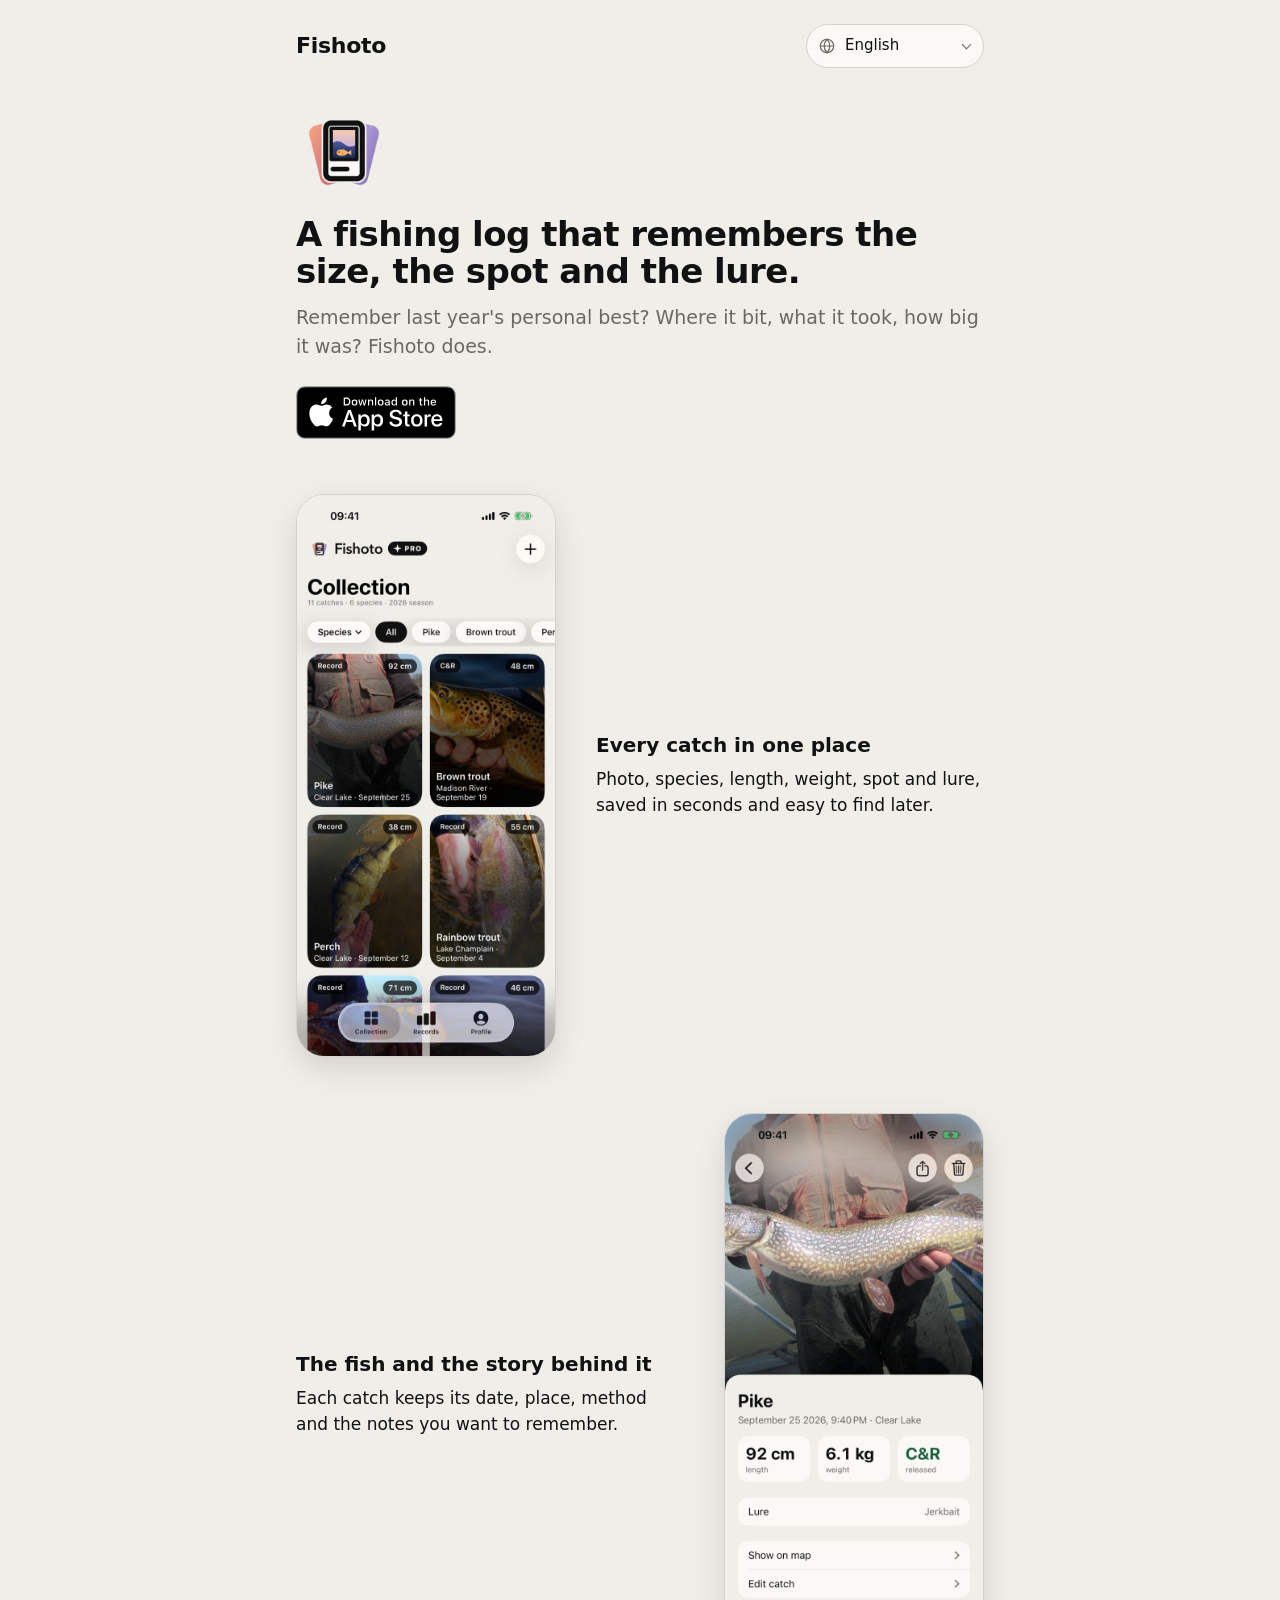
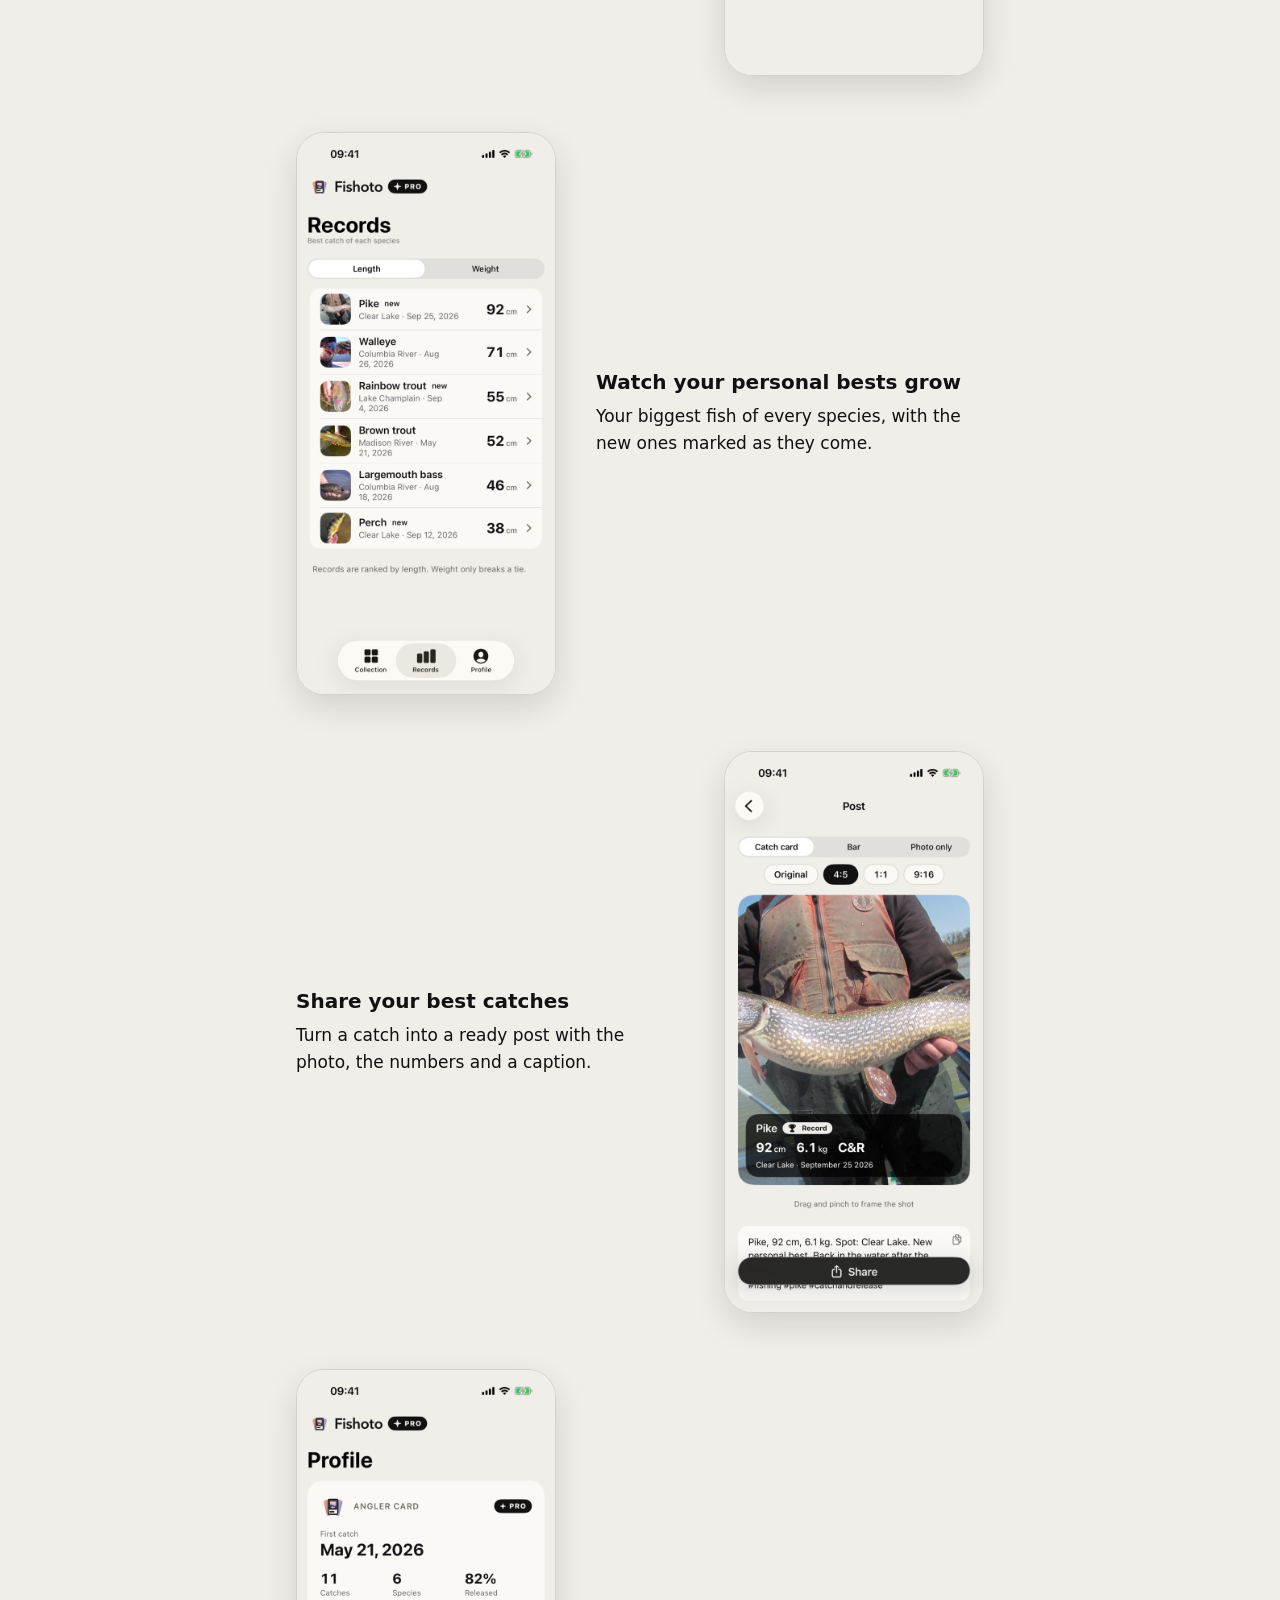
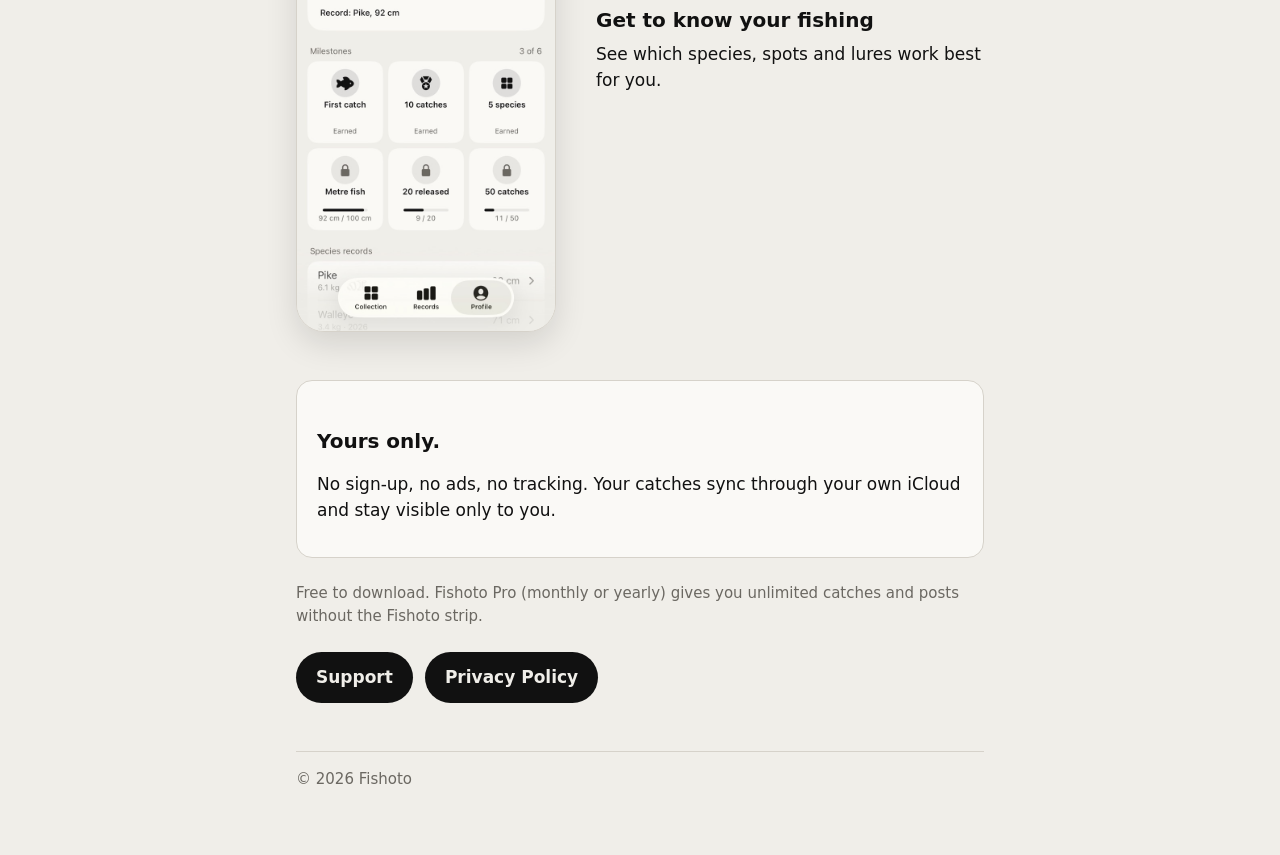
<file: index.html>
<!doctype html>
<html lang="en" data-title-en="Fishoto" data-title-pl="Fishoto" data-title-de="Fishoto" data-title-sv="Fishoto" data-title-nb="Fishoto" data-title-da="Fishoto" data-title-fi="Fishoto" data-title-ru="Fishoto">
<head>
<meta charset="utf-8">
<meta name="viewport" content="width=device-width, initial-scale=1">
<title>Fishoto</title>
<link rel="icon" href="img/icon-light.png">
<meta name="description" content="Fishoto is a fishing log for iPhone that remembers the size, the spot and the lure.">
<link rel="stylesheet" href="style.css">
<script src="lang.js"></script>
</head>
<body>
<main>
  <header class="top">
    <a class="brand" href="./">Fishoto</a>
    <label class="lang" hidden>
      <svg aria-hidden="true" viewBox="0 0 24 24" width="18" height="18" fill="none" stroke="currentColor" stroke-width="1.6"><circle cx="12" cy="12" r="9"/><path d="M3 12h18M12 3c2.5 2.7 3.8 5.7 3.8 9s-1.3 6.3-3.8 9c-2.5-2.7-3.8-5.7-3.8-9s1.3-6.3 3.8-9z"/></svg>
      <select aria-label="Language"></select>
    </label>
  </header>

  <article data-lang="en">
    <section class="hero">
      <picture>
        <source srcset="img/icon-dark.png" media="(prefers-color-scheme: dark)">
        <img class="icon" src="img/icon-light.png" width="96" height="96" alt="">
      </picture>
      <h1>A fishing log that remembers the size, the spot and the lure.</h1>
      <p class="lead">Remember last year's personal best? Where it bit, what it took, how big it was? Fishoto does.</p>
      <a class="badge" href="https://apps.apple.com/app/id6816922399">
        <picture>
          <source srcset="img/badge/en-white.svg" media="(prefers-color-scheme: dark)">
          <img src="img/badge/en-black.svg" width="160" height="53" alt="Download on the App Store">
        </picture>
      </a>
    </section>

    <div class="features" aria-label="Screens">
      <section class="feature">
        <img src="img/en/collection.jpg" width="640" height="1391" loading="lazy" alt="">
        <div>
          <h2>Every catch in one place</h2>
          <p>Photo, species, length, weight, spot and lure, saved in seconds and easy to find later.</p>
        </div>
      </section>
      <section class="feature">
        <img src="img/en/detail.jpg" width="640" height="1391" loading="lazy" alt="">
        <div>
          <h2>The fish and the story behind it</h2>
          <p>Each catch keeps its date, place, method and the notes you want to remember.</p>
        </div>
      </section>
      <section class="feature">
        <img src="img/en/records.jpg" width="640" height="1391" loading="lazy" alt="">
        <div>
          <h2>Watch your personal bests grow</h2>
          <p>Your biggest fish of every species, with the new ones marked as they come.</p>
        </div>
      </section>
      <section class="feature">
        <img src="img/en/post.jpg" width="640" height="1391" loading="lazy" alt="">
        <div>
          <h2>Share your best catches</h2>
          <p>Turn a catch into a ready post with the photo, the numbers and a caption.</p>
        </div>
      </section>
      <section class="feature">
        <img src="img/en/profile.jpg" width="640" height="1391" loading="lazy" alt="">
        <div>
          <h2>Get to know your fishing</h2>
          <p>See which species, spots and lures work best for you.</p>
        </div>
      </section>
    </div>

    <section class="card">
      <h2>Yours only.</h2>
      <p>No sign-up, no ads, no tracking. Your catches sync through your own iCloud and stay visible only to you.</p>
    </section>

    <p class="muted">Free to download. Fishoto Pro (monthly or yearly) gives you unlimited catches and posts without the Fishoto strip.</p>

    <nav class="links" aria-label="Pages">
      <a href="support/">Support</a>
      <a href="privacy/">Privacy Policy</a>
    </nav>

    <footer>© 2026 Fishoto</footer>
  </article>

  <article data-lang="pl" lang="pl">
    <section class="hero">
      <picture>
        <source srcset="img/icon-dark.png" media="(prefers-color-scheme: dark)">
        <img class="icon" src="img/icon-light.png" width="96" height="96" alt="">
      </picture>
      <h1>Dziennik wędkarza, który pamięta rozmiar, łowisko i przynętę.</h1>
      <p class="lead">Pamiętasz swój rekord z zeszłego roku? Gdzie padł, na co wziął, ile miał? Fishoto pamięta.</p>
      <a class="badge" href="https://apps.apple.com/app/id6816922399">
        <picture>
          <source srcset="img/badge/pl-white.svg" media="(prefers-color-scheme: dark)">
          <img src="img/badge/pl-black.svg" width="160" height="53" alt="Pobierz z App Store">
        </picture>
      </a>
    </section>

    <div class="features" aria-label="Ekrany">
      <section class="feature">
        <img src="img/pl/collection.jpg" width="640" height="1391" loading="lazy" alt="">
        <div>
          <h2>Wszystkie połowy w jednym miejscu</h2>
          <p>Zdjęcie, gatunek, długość, waga, łowisko i przynęta, zapisane w kilka sekund i łatwe do odnalezienia.</p>
        </div>
      </section>
      <section class="feature">
        <img src="img/pl/detail.jpg" width="640" height="1391" loading="lazy" alt="">
        <div>
          <h2>Ryba i historia, która za nią stoi</h2>
          <p>Każdy połów zachowuje datę, miejsce, metodę i notatki, które chcesz zapamiętać.</p>
        </div>
      </section>
      <section class="feature">
        <img src="img/pl/records.jpg" width="640" height="1391" loading="lazy" alt="">
        <div>
          <h2>Patrz, jak rosną Twoje rekordy</h2>
          <p>Największa ryba z każdego gatunku, a nowe rekordy są oznaczone, gdy tylko padną.</p>
        </div>
      </section>
      <section class="feature">
        <img src="img/pl/post.jpg" width="640" height="1391" loading="lazy" alt="">
        <div>
          <h2>Pochwal się najlepszymi rybami</h2>
          <p>Zamień połów w gotowy post ze zdjęciem, wymiarami i opisem.</p>
        </div>
      </section>
      <section class="feature">
        <img src="img/pl/profile.jpg" width="640" height="1391" loading="lazy" alt="">
        <div>
          <h2>Poznaj swoje wędkowanie</h2>
          <p>Zobacz, które gatunki, łowiska i przynęty sprawdzają się u Ciebie najlepiej.</p>
        </div>
      </section>
    </div>

    <section class="card">
      <h2>Tylko Twoje.</h2>
      <p>Bez zakładania konta, bez reklam i bez śledzenia. Połowy synchronizują się przez Twoje iCloud i widzisz je tylko Ty.</p>
    </section>

    <p class="muted">Pobranie jest darmowe. Fishoto Pro (miesięczne lub roczne) daje nielimitowane połowy i posty bez paska Fishoto.</p>

    <nav class="links" aria-label="Strony">
      <a href="support/">Pomoc</a>
      <a href="privacy/">Polityka prywatności</a>
    </nav>

    <footer>© 2026 Fishoto</footer>
  </article>

  <article data-lang="de" lang="de">
    <section class="hero">
      <picture>
        <source srcset="img/icon-dark.png" media="(prefers-color-scheme: dark)">
        <img class="icon" src="img/icon-light.png" width="96" height="96" alt="">
      </picture>
      <h1>Ein Fangbuch, das sich Größe, Angelplatz und Köder merkt.</h1>
      <p class="lead">Weißt du noch, wie groß dein bester Fang im letzten Jahr war? Wo er gebissen hat und auf welchen Köder? Fishoto weiß es.</p>
      <a class="badge" href="https://apps.apple.com/app/id6816922399">
        <picture>
          <source srcset="img/badge/de-white.svg" media="(prefers-color-scheme: dark)">
          <img src="img/badge/de-black.svg" width="160" height="53" alt="Laden im App Store">
        </picture>
      </a>
    </section>

    <div class="features" aria-label="Bildschirme">
      <section class="feature">
        <img src="img/de/collection.jpg" width="640" height="1391" loading="lazy" alt="">
        <div>
          <h2>Alle Fänge an einem Ort</h2>
          <p>Foto, Fischart, Länge, Gewicht, Angelplatz und Köder, in Sekunden gespeichert und später leicht zu finden.</p>
        </div>
      </section>
      <section class="feature">
        <img src="img/de/detail.jpg" width="640" height="1391" loading="lazy" alt="">
        <div>
          <h2>Der Fisch und seine Geschichte</h2>
          <p>Jeder Fang behält Datum, Ort, Methode und die Notizen, an die du dich erinnern willst.</p>
        </div>
      </section>
      <section class="feature">
        <img src="img/de/records.jpg" width="640" height="1391" loading="lazy" alt="">
        <div>
          <h2>Sieh deine Rekorde wachsen</h2>
          <p>Dein größter Fisch jeder Art, neue Rekorde werden direkt markiert.</p>
        </div>
      </section>
      <section class="feature">
        <img src="img/de/post.jpg" width="640" height="1391" loading="lazy" alt="">
        <div>
          <h2>Zeig deine besten Fänge</h2>
          <p>Mach aus einem Fang einen fertigen Post mit Foto, Maßen und Text.</p>
        </div>
      </section>
      <section class="feature">
        <img src="img/de/profile.jpg" width="640" height="1391" loading="lazy" alt="">
        <div>
          <h2>Lerne dein Angeln kennen</h2>
          <p>Sieh, welche Fischarten, Angelplätze und Köder bei dir am besten funktionieren.</p>
        </div>
      </section>
    </div>

    <section class="card">
      <h2>Nur deins.</h2>
      <p>Keine Anmeldung, keine Werbung, kein Tracking. Deine Fänge werden über dein eigenes iCloud synchronisiert und sind nur für dich sichtbar.</p>
    </section>

    <p class="muted">Der Download ist kostenlos. Fishoto Pro (monatlich oder jährlich) bietet unbegrenzt viele Fänge und Posts ohne Fishoto-Leiste.</p>

    <nav class="links" aria-label="Seiten">
      <a href="support/">Support</a>
      <a href="privacy/">Datenschutz&shy;erklärung</a>
    </nav>

    <footer>© 2026 Fishoto</footer>
  </article>

  <article data-lang="sv" lang="sv">
    <section class="hero">
      <picture>
        <source srcset="img/icon-dark.png" media="(prefers-color-scheme: dark)">
        <img class="icon" src="img/icon-light.png" width="96" height="96" alt="">
      </picture>
      <h1>En fiskedagbok som minns storleken, platsen och betet.</h1>
      <p class="lead">Minns du förra årets personbästa? Var den nappade, vad den tog, hur stor den var? Fishoto gör det.</p>
      <a class="badge" href="https://apps.apple.com/app/id6816922399">
        <picture>
          <source srcset="img/badge/sv-white.svg" media="(prefers-color-scheme: dark)">
          <img src="img/badge/sv-black.svg" width="160" height="53" alt="Hämta i App Store">
        </picture>
      </a>
    </section>

    <div class="features" aria-label="Skärmar">
      <section class="feature">
        <img src="img/sv/collection.jpg" width="640" height="1391" loading="lazy" alt="">
        <div>
          <h2>Alla fångster på ett ställe</h2>
          <p>Foto, art, längd, vikt, plats och bete, sparat på några sekunder och lätt att hitta senare.</p>
        </div>
      </section>
      <section class="feature">
        <img src="img/sv/detail.jpg" width="640" height="1391" loading="lazy" alt="">
        <div>
          <h2>Fisken och historien bakom</h2>
          <p>Varje fångst behåller datum, plats, metod och de anteckningar du vill minnas.</p>
        </div>
      </section>
      <section class="feature">
        <img src="img/sv/records.jpg" width="640" height="1391" loading="lazy" alt="">
        <div>
          <h2>Se dina rekord växa</h2>
          <p>Din största fisk av varje art, och nya rekord markeras direkt.</p>
        </div>
      </section>
      <section class="feature">
        <img src="img/sv/post.jpg" width="640" height="1391" loading="lazy" alt="">
        <div>
          <h2>Visa upp dina bästa fångster</h2>
          <p>Gör om en fångst till ett färdigt inlägg med foto, mått och bildtext.</p>
        </div>
      </section>
      <section class="feature">
        <img src="img/sv/profile.jpg" width="640" height="1391" loading="lazy" alt="">
        <div>
          <h2>Lär känna ditt fiske</h2>
          <p>Se vilka arter, platser och beten som fungerar bäst för dig.</p>
        </div>
      </section>
    </div>

    <section class="card">
      <h2>Bara ditt.</h2>
      <p>Inget konto, ingen reklam, ingen spårning. Dina fångster synkas via ditt eget iCloud och syns bara för dig.</p>
    </section>

    <p class="muted">Gratis att ladda ned. Fishoto Pro (månadsvis eller årsvis) ger dig obegränsat antal fångster och inlägg utan Fishoto-listen.</p>

    <nav class="links" aria-label="Sidor">
      <a href="support/">Support</a>
      <a href="privacy/">Integritets&shy;policy</a>
    </nav>

    <footer>© 2026 Fishoto</footer>
  </article>

  <article data-lang="nb" lang="nb">
    <section class="hero">
      <picture>
        <source srcset="img/icon-dark.png" media="(prefers-color-scheme: dark)">
        <img class="icon" src="img/icon-light.png" width="96" height="96" alt="">
      </picture>
      <h1>En fangstdagbok som husker størrelsen, plassen og agnet.</h1>
      <p class="lead">Husker du fjorårets personlige rekord? Hvor den tok, hva den tok på, hvor stor den var? Fishoto gjør det.</p>
      <a class="badge" href="https://apps.apple.com/app/id6816922399">
        <picture>
          <source srcset="img/badge/nb-white.svg" media="(prefers-color-scheme: dark)">
          <img src="img/badge/nb-black.svg" width="160" height="53" alt="Last ned fra App Store">
        </picture>
      </a>
    </section>

    <div class="features" aria-label="Skjermer">
      <section class="feature">
        <img src="img/nb/collection.jpg" width="640" height="1391" loading="lazy" alt="">
        <div>
          <h2>Alle fangster på ett sted</h2>
          <p>Bilde, art, lengde, vekt, fiskeplass og agn, lagret på sekunder og lett å finne igjen.</p>
        </div>
      </section>
      <section class="feature">
        <img src="img/nb/detail.jpg" width="640" height="1391" loading="lazy" alt="">
        <div>
          <h2>Fisken og historien bak</h2>
          <p>Hver fangst tar vare på dato, sted, metode og notatene du vil huske.</p>
        </div>
      </section>
      <section class="feature">
        <img src="img/nb/records.jpg" width="640" height="1391" loading="lazy" alt="">
        <div>
          <h2>Se rekordene dine vokse</h2>
          <p>Den største fisken din av hver art, og nye rekorder merkes med en gang.</p>
        </div>
      </section>
      <section class="feature">
        <img src="img/nb/post.jpg" width="640" height="1391" loading="lazy" alt="">
        <div>
          <h2>Vis frem de beste fangstene</h2>
          <p>Gjør en fangst om til et ferdig innlegg med bilde, mål og tekst.</p>
        </div>
      </section>
      <section class="feature">
        <img src="img/nb/profile.jpg" width="640" height="1391" loading="lazy" alt="">
        <div>
          <h2>Bli kjent med fisket ditt</h2>
          <p>Se hvilke arter, fiskeplasser og agn som fungerer best for deg.</p>
        </div>
      </section>
    </div>

    <section class="card">
      <h2>Bare ditt.</h2>
      <p>Ingen registrering, ingen reklame, ingen sporing. Fangstene dine synkroniseres via din egen iCloud og er bare synlige for deg.</p>
    </section>

    <p class="muted">Gratis å laste ned. Fishoto Pro (månedlig eller årlig) gir deg ubegrensede fangster og innlegg uten Fishoto-stripen.</p>

    <nav class="links" aria-label="Sider">
      <a href="support/">Kundestøtte</a>
      <a href="privacy/">Personvern&shy;erklæring</a>
    </nav>

    <footer>© 2026 Fishoto</footer>
  </article>

  <article data-lang="da" lang="da">
    <section class="hero">
      <picture>
        <source srcset="img/icon-dark.png" media="(prefers-color-scheme: dark)">
        <img class="icon" src="img/icon-light.png" width="96" height="96" alt="">
      </picture>
      <h1>En fangstdagbog, der husker størrelsen, stedet og agnen.</h1>
      <p class="lead">Kan du huske din rekord fra sidste år? Hvor den tog, hvad den tog, og hvor stor den var? Det kan Fishoto.</p>
      <a class="badge" href="https://apps.apple.com/app/id6816922399">
        <picture>
          <source srcset="img/badge/da-white.svg" media="(prefers-color-scheme: dark)">
          <img src="img/badge/da-black.svg" width="160" height="53" alt="Hent i App Store">
        </picture>
      </a>
    </section>

    <div class="features" aria-label="Skærme">
      <section class="feature">
        <img src="img/da/collection.jpg" width="640" height="1391" loading="lazy" alt="">
        <div>
          <h2>Alle fangster ét sted</h2>
          <p>Foto, art, længde, vægt, fiskeplads og agn, gemt på få sekunder og nemme at finde igen.</p>
        </div>
      </section>
      <section class="feature">
        <img src="img/da/detail.jpg" width="640" height="1391" loading="lazy" alt="">
        <div>
          <h2>Fisken og historien bag</h2>
          <p>Hver fangst gemmer dato, sted, metode og de noter, du vil huske.</p>
        </div>
      </section>
      <section class="feature">
        <img src="img/da/records.jpg" width="640" height="1391" loading="lazy" alt="">
        <div>
          <h2>Se dine rekorder vokse</h2>
          <p>Din største fisk af hver art, og nye rekorder bliver markeret med det samme.</p>
        </div>
      </section>
      <section class="feature">
        <img src="img/da/post.jpg" width="640" height="1391" loading="lazy" alt="">
        <div>
          <h2>Vis dine bedste fangster</h2>
          <p>Gør en fangst til et færdigt opslag med foto, mål og tekst.</p>
        </div>
      </section>
      <section class="feature">
        <img src="img/da/profile.jpg" width="640" height="1391" loading="lazy" alt="">
        <div>
          <h2>Lær dit fiskeri at kende</h2>
          <p>Se, hvilke arter, fiskepladser og agn der virker bedst for dig.</p>
        </div>
      </section>
    </div>

    <section class="card">
      <h2>Kun dine.</h2>
      <p>Ingen tilmelding, ingen reklamer, ingen sporing. Dine fangster synkroniseres via din egen iCloud og er kun synlige for dig.</p>
    </section>

    <p class="muted">Gratis at hente. Fishoto Pro (månedligt eller årligt) giver ubegrænsede fangster og opslag uden Fishoto-bjælken.</p>

    <nav class="links" aria-label="Sider">
      <a href="support/">Support</a>
      <a href="privacy/">Privatlivs&shy;politik</a>
    </nav>

    <footer>© 2026 Fishoto</footer>
  </article>

  <article data-lang="fi" lang="fi">
    <section class="hero">
      <picture>
        <source srcset="img/icon-dark.png" media="(prefers-color-scheme: dark)">
        <img class="icon" src="img/icon-light.png" width="96" height="96" alt="">
      </picture>
      <h1>Kalastus&shy;päiväkirja, joka muistaa koon, paikan ja vieheen.</h1>
      <p class="lead">Muistatko viime vuoden oman ennätyksesi? Missä se nappasi, mihin vieheeseen ja kuinka iso se oli? Fishoto muistaa.</p>
      <a class="badge" href="https://apps.apple.com/app/id6816922399">
        <picture>
          <source srcset="img/badge/fi-white.svg" media="(prefers-color-scheme: dark)">
          <img src="img/badge/fi-black.svg" width="160" height="53" alt="Lataa App Storesta">
        </picture>
      </a>
    </section>

    <div class="features" aria-label="Näkymät">
      <section class="feature">
        <img src="img/fi/collection.jpg" width="640" height="1391" loading="lazy" alt="">
        <div>
          <h2>Kaikki saaliit yhdessä paikassa</h2>
          <p>Kuva, laji, pituus, paino, kalapaikka ja viehe tallennettuna sekunneissa ja helposti löydettävissä myöhemmin.</p>
        </div>
      </section>
      <section class="feature">
        <img src="img/fi/detail.jpg" width="640" height="1391" loading="lazy" alt="">
        <div>
          <h2>Kala ja sen tarina</h2>
          <p>Jokainen saalis säilyttää päivämäärän, paikan, kalastustavan ja muistiinpanot, jotka haluat muistaa.</p>
        </div>
      </section>
      <section class="feature">
        <img src="img/fi/records.jpg" width="640" height="1391" loading="lazy" alt="">
        <div>
          <h2>Katso ennätystesi kasvavan</h2>
          <p>Jokaisen lajin suurin kalasi, ja uudet ennätykset merkitään heti.</p>
        </div>
      </section>
      <section class="feature">
        <img src="img/fi/post.jpg" width="640" height="1391" loading="lazy" alt="">
        <div>
          <h2>Näytä parhaat saaliisi</h2>
          <p>Tee saaliista valmis julkaisu, jossa on kuva, mitat ja teksti.</p>
        </div>
      </section>
      <section class="feature">
        <img src="img/fi/profile.jpg" width="640" height="1391" loading="lazy" alt="">
        <div>
          <h2>Opi tuntemaan kalastuksesi</h2>
          <p>Näe, mitkä lajit, kalapaikat ja vieheet toimivat sinulle parhaiten.</p>
        </div>
      </section>
    </div>

    <section class="card">
      <h2>Vain sinun.</h2>
      <p>Ei rekisteröitymistä, ei mainoksia eikä seurantaa. Saaliisi synkronoidaan oman iCloudisi kautta ja näkyvät vain sinulle.</p>
    </section>

    <p class="muted">Lataaminen on ilmaista. Fishoto Pro (kuukausi- tai vuositilaus) antaa rajattomasti saaliita ja julkaisuja ilman Fishoto-palkkia.</p>

    <nav class="links" aria-label="Sivut">
      <a href="support/">Tuki</a>
      <a href="privacy/">Tietosuoja&shy;käytäntö</a>
    </nav>

    <footer>© 2026 Fishoto</footer>
  </article>

  <article data-lang="ru" lang="ru">
    <section class="hero">
      <picture>
        <source srcset="img/icon-dark.png" media="(prefers-color-scheme: dark)">
        <img class="icon" src="img/icon-light.png" width="96" height="96" alt="">
      </picture>
      <h1>Дневник рыбака, который помнит размер, место и приманку.</h1>
      <p class="lead">Помнишь свой рекорд прошлого года? Где клюнула, на что взяла, какого была размера? Fishoto помнит.</p>
      <a class="badge" href="https://apps.apple.com/app/id6816922399">
        <picture>
          <source srcset="img/badge/ru-white.svg" media="(prefers-color-scheme: dark)">
          <img src="img/badge/ru-black.svg" width="160" height="53" alt="Загрузите в App Store">
        </picture>
      </a>
    </section>

    <div class="features" aria-label="Экраны">
      <section class="feature">
        <img src="img/ru/collection.jpg" width="640" height="1391" loading="lazy" alt="">
        <div>
          <h2>Все уловы в одном месте</h2>
          <p>Фото, вид, длина, вес, место и приманка — сохраняются за секунды, и их легко найти потом.</p>
        </div>
      </section>
      <section class="feature">
        <img src="img/ru/detail.jpg" width="640" height="1391" loading="lazy" alt="">
        <div>
          <h2>Рыба и её история</h2>
          <p>У каждого улова остаются дата, место, способ ловли и заметки, которые хочется помнить.</p>
        </div>
      </section>
      <section class="feature">
        <img src="img/ru/records.jpg" width="640" height="1391" loading="lazy" alt="">
        <div>
          <h2>Смотри, как растут рекорды</h2>
          <p>Самая большая рыба каждого вида, а новые рекорды отмечаются сразу.</p>
        </div>
      </section>
      <section class="feature">
        <img src="img/ru/post.jpg" width="640" height="1391" loading="lazy" alt="">
        <div>
          <h2>Покажи лучшие уловы</h2>
          <p>Преврати улов в готовый пост с фото, размерами и подписью.</p>
        </div>
      </section>
      <section class="feature">
        <img src="img/ru/profile.jpg" width="640" height="1391" loading="lazy" alt="">
        <div>
          <h2>Узнай свою рыбалку лучше</h2>
          <p>Смотри, какие виды, места и приманки работают у тебя лучше всего.</p>
        </div>
      </section>
    </div>

    <section class="card">
      <h2>Только твоё.</h2>
      <p>Без регистрации, без рекламы и без отслеживания. Уловы синхронизируются через твой iCloud и видны только тебе.</p>
    </section>

    <p class="muted">Скачать можно бесплатно. Fishoto Pro (на месяц или на год) даёт безлимитные уловы и посты без полосы Fishoto.</p>

    <nav class="links" aria-label="Страницы">
      <a href="support/">Поддержка</a>
      <a href="privacy/">Политика конфиден&shy;циальности</a>
    </nav>

    <footer>© 2026 Fishoto</footer>
  </article>
</main>
</body>
</html>
</file>
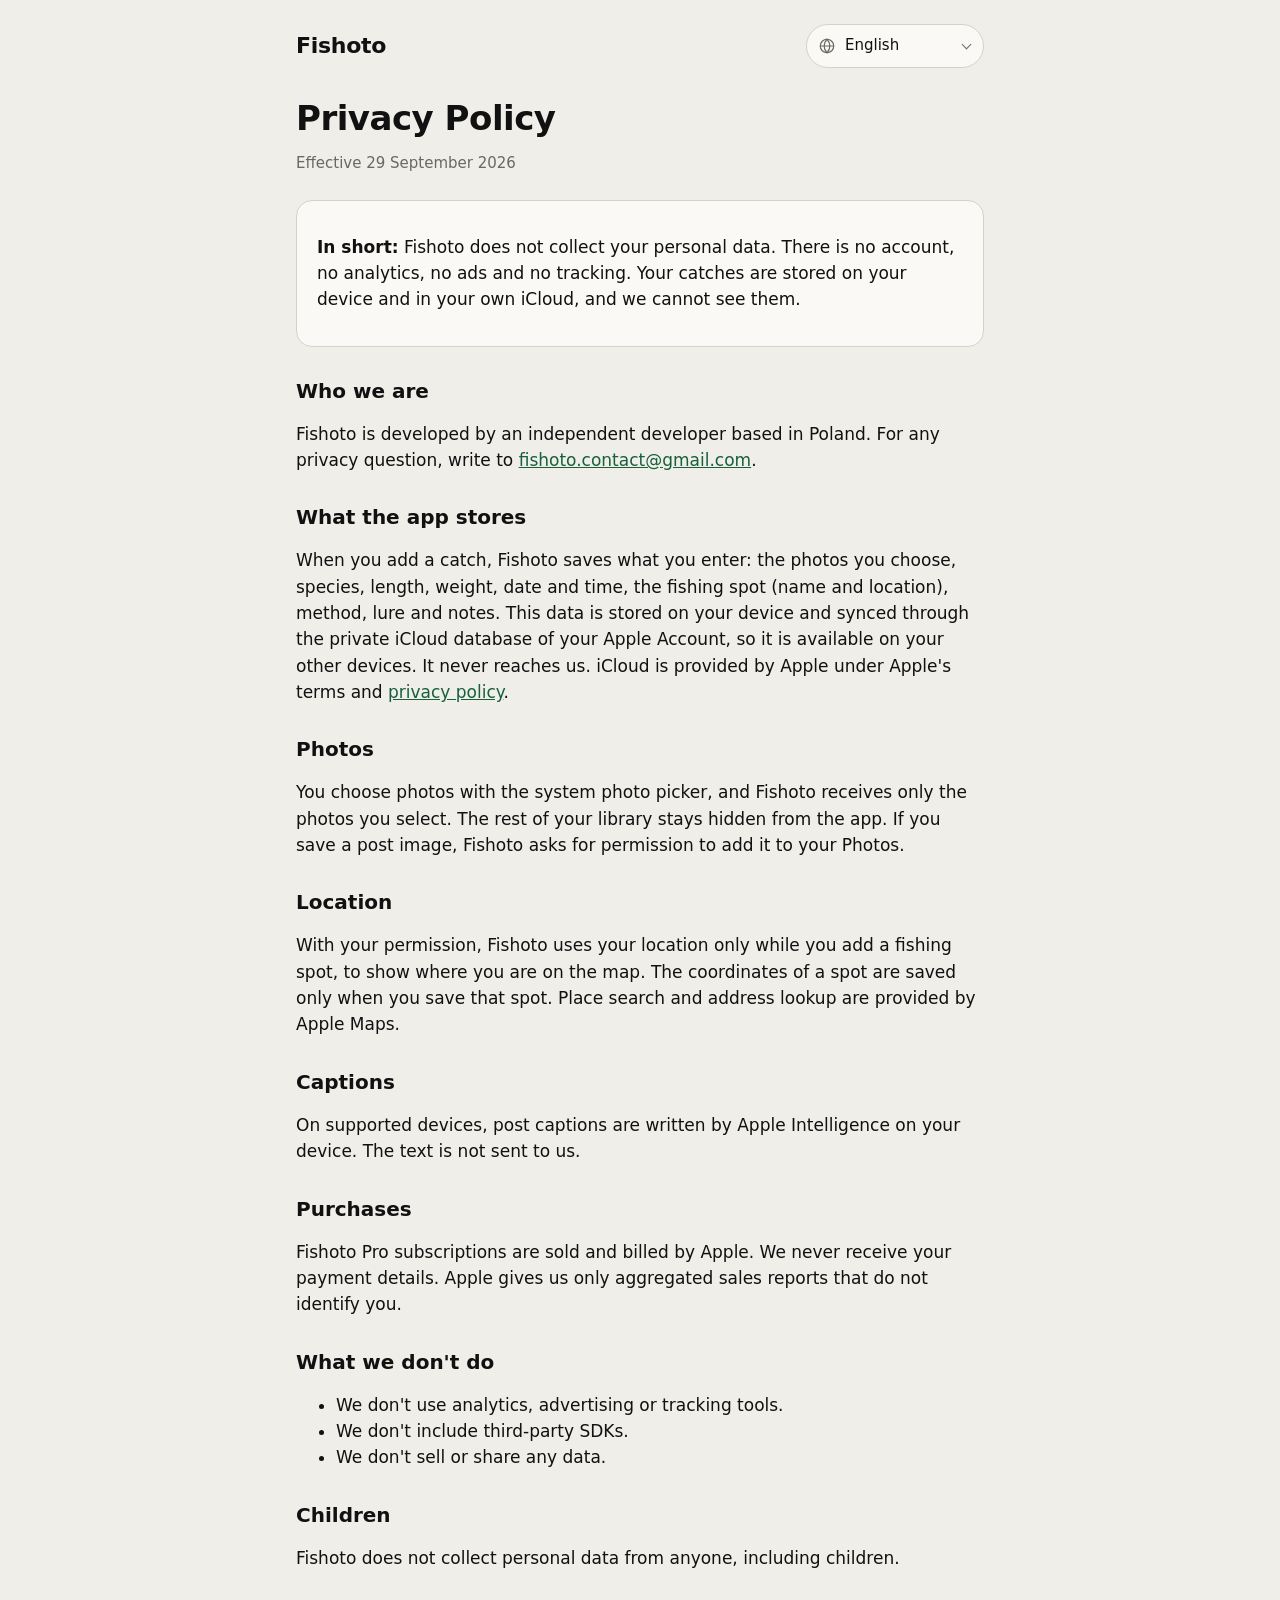
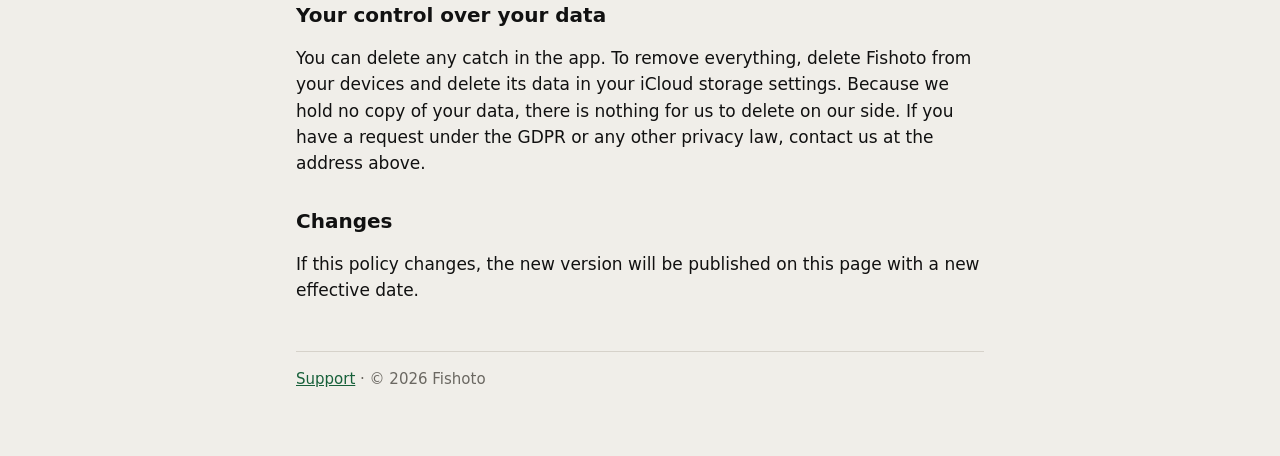
<file: privacy/index.html>
<!doctype html>
<html lang="en" data-title-en="Privacy Policy · Fishoto" data-title-pl="Polityka prywatności · Fishoto" data-title-de="Datenschutzerklärung · Fishoto" data-title-sv="Integritetspolicy · Fishoto" data-title-nb="Personvernerklæring · Fishoto" data-title-da="Privatlivspolitik · Fishoto" data-title-fi="Tietosuojakäytäntö · Fishoto" data-title-ru="Политика конфиденциальности · Fishoto">
<head>
<meta charset="utf-8">
<meta name="viewport" content="width=device-width, initial-scale=1">
<title>Privacy Policy · Fishoto</title>
<link rel="stylesheet" href="../style.css">
<script src="../lang.js"></script>
</head>
<body>
<main>
  <header class="top">
    <a class="brand" href="../">Fishoto</a>
    <label class="lang" hidden>
      <svg aria-hidden="true" viewBox="0 0 24 24" width="18" height="18" fill="none" stroke="currentColor" stroke-width="1.6"><circle cx="12" cy="12" r="9"/><path d="M3 12h18M12 3c2.5 2.7 3.8 5.7 3.8 9s-1.3 6.3-3.8 9c-2.5-2.7-3.8-5.7-3.8-9s1.3-6.3 3.8-9z"/></svg>
      <select aria-label="Language"></select>
    </label>
  </header>

  <article data-lang="en">
    <h1>Privacy Policy</h1>
    <p class="muted">Effective 29 September 2026</p>

    <div class="card">
      <p><strong>In short:</strong> Fishoto does not collect your personal data. There is no account, no analytics, no ads and no tracking. Your catches are stored on your device and in your own iCloud, and we cannot see them.</p>
    </div>

    <h2>Who we are</h2>
    <p>Fishoto is developed by an independent developer based in Poland. For any privacy question, write to <a href="mailto:fishoto.contact@gmail.com">fishoto.contact@gmail.com</a>.</p>

    <h2>What the app stores</h2>
    <p>When you add a catch, Fishoto saves what you enter: the photos you choose, species, length, weight, date and time, the fishing spot (name and location), method, lure and notes. This data is stored on your device and synced through the private iCloud database of your Apple Account, so it is available on your other devices. It never reaches us. iCloud is provided by Apple under Apple's terms and <a href="https://www.apple.com/legal/privacy/">privacy policy</a>.</p>

    <h2>Photos</h2>
    <p>You choose photos with the system photo picker, and Fishoto receives only the photos you select. The rest of your library stays hidden from the app. If you save a post image, Fishoto asks for permission to add it to your Photos.</p>

    <h2>Location</h2>
    <p>With your permission, Fishoto uses your location only while you add a fishing spot, to show where you are on the map. The coordinates of a spot are saved only when you save that spot. Place search and address lookup are provided by Apple Maps.</p>

    <h2>Captions</h2>
    <p>On supported devices, post captions are written by Apple Intelligence on your device. The text is not sent to us.</p>

    <h2>Purchases</h2>
    <p>Fishoto Pro subscriptions are sold and billed by Apple. We never receive your payment details. Apple gives us only aggregated sales reports that do not identify you.</p>

    <h2>What we don't do</h2>
    <ul>
      <li>We don't use analytics, advertising or tracking tools.</li>
      <li>We don't include third-party SDKs.</li>
      <li>We don't sell or share any data.</li>
    </ul>

    <h2>Children</h2>
    <p>Fishoto does not collect personal data from anyone, including children.</p>

    <h2>Your control over your data</h2>
    <p>You can delete any catch in the app. To remove everything, delete Fishoto from your devices and delete its data in your iCloud storage settings. Because we hold no copy of your data, there is nothing for us to delete on our side. If you have a request under the GDPR or any other privacy law, contact us at the address above.</p>

    <h2>Changes</h2>
    <p>If this policy changes, the new version will be published on this page with a new effective date.</p>

    <footer><a href="../support/">Support</a> · © 2026 Fishoto</footer>
  </article>

  <article data-lang="pl" lang="pl">
    <h1>Polityka prywatności</h1>
    <p class="muted">Obowiązuje od 29 września 2026 r.</p>

    <div class="card">
      <p><strong>W skrócie:</strong> Fishoto nie zbiera Twoich danych osobowych. Nie ma konta, analityki, reklam ani śledzenia. Połowy są zapisane na Twoim urządzeniu i w Twoim iCloud, a my nie mamy do nich dostępu.</p>
    </div>

    <h2>Kim jesteśmy</h2>
    <p>Fishoto tworzy niezależny deweloper z Polski. W sprawach prywatności napisz na <a href="mailto:fishoto.contact@gmail.com">fishoto.contact@gmail.com</a>.</p>

    <h2>Co zapisuje aplikacja</h2>
    <p>Gdy dodajesz połów, Fishoto zapisuje to, co wpiszesz: wybrane zdjęcia, gatunek, długość, wagę, datę i godzinę, łowisko (nazwę i położenie), metodę, przynętę i notatki. Dane są przechowywane na Twoim urządzeniu i synchronizowane przez prywatną bazę iCloud Twojego konta Apple, dzięki czemu widzisz je na innych urządzeniach. Nigdy do nas nie trafiają. Usługę iCloud świadczy Apple na swoich warunkach i zgodnie ze swoją <a href="https://www.apple.com/pl/legal/privacy/">polityką prywatności</a>.</p>

    <h2>Zdjęcia</h2>
    <p>Zdjęcia wybierasz w systemowym oknie wyboru, a Fishoto dostaje tylko te, które zaznaczysz. Reszta biblioteki pozostaje dla aplikacji niewidoczna. Jeśli zapisujesz obraz posta, Fishoto poprosi o zgodę na dodanie go do Zdjęć.</p>

    <h2>Lokalizacja</h2>
    <p>Za Twoją zgodą Fishoto używa lokalizacji tylko podczas dodawania łowiska, żeby pokazać Twoje położenie na mapie. Współrzędne łowiska zapisują się dopiero wtedy, gdy je zapiszesz. Wyszukiwanie miejsc i adresów zapewniają Mapy Apple.</p>

    <h2>Opisy postów</h2>
    <p>Na obsługiwanych urządzeniach opisy postów pisze Apple Intelligence na Twoim urządzeniu. Tekst nie jest do nas wysyłany.</p>

    <h2>Zakupy</h2>
    <p>Subskrypcje Fishoto Pro sprzedaje i rozlicza Apple. Nigdy nie otrzymujemy danych płatniczych. Apple przekazuje nam tylko zbiorcze raporty sprzedaży, które Cię nie identyfikują.</p>

    <h2>Czego nie robimy</h2>
    <ul>
      <li>Nie używamy narzędzi analitycznych, reklamowych ani śledzących.</li>
      <li>Nie korzystamy z zewnętrznych SDK.</li>
      <li>Nie sprzedajemy ani nie udostępniamy żadnych danych.</li>
    </ul>

    <h2>Dzieci</h2>
    <p>Fishoto nie zbiera danych osobowych od nikogo, także od dzieci.</p>

    <h2>Kontrola nad danymi</h2>
    <p>Każdy połów możesz usunąć w aplikacji. Żeby usunąć wszystko, usuń Fishoto z urządzeń i skasuj dane aplikacji w ustawieniach pamięci iCloud. Nie przechowujemy kopii Twoich danych, więc po naszej stronie nie ma czego usuwać. Jeśli chcesz skorzystać z praw wynikających z RODO lub innych przepisów o ochronie danych, napisz na adres powyżej.</p>

    <h2>Zmiany</h2>
    <p>Jeśli polityka się zmieni, nowa wersja pojawi się na tej stronie z nową datą obowiązywania.</p>

    <footer><a href="../support/">Pomoc</a> · © 2026 Fishoto</footer>
  </article>

  <article data-lang="de" lang="de">
    <h1>Datenschutz&shy;erklärung</h1>
    <p class="muted">Gültig ab 29. September 2026</p>

    <div class="card">
      <p><strong>Kurz gesagt:</strong> Fishoto erhebt keine personenbezogenen Daten. Es gibt kein Konto, keine Analyse, keine Werbung und kein Tracking. Deine Fänge werden auf deinem Gerät und in deinem eigenen iCloud gespeichert, und wir können sie nicht sehen.</p>
    </div>

    <h2>Wer wir sind</h2>
    <p>Fishoto wird von einem unabhängigen Entwickler aus Polen entwickelt. Bei Fragen zum Datenschutz schreib an <a href="mailto:fishoto.contact@gmail.com">fishoto.contact@gmail.com</a>.</p>

    <h2>Was die App speichert</h2>
    <p>Wenn du einen Fang hinzufügst, speichert Fishoto, was du eingibst: die ausgewählten Fotos, Fischart, Länge, Gewicht, Datum und Uhrzeit, den Angelplatz (Name und Position), Methode, Köder und Notizen. Diese Daten werden auf deinem Gerät gespeichert und über die private iCloud-Datenbank deines Apple Accounts synchronisiert, damit sie auf deinen anderen Geräten verfügbar sind. Sie erreichen uns nie. iCloud wird von Apple gemäß den Bedingungen und der <a href="https://www.apple.com/de/legal/privacy/">Datenschutzrichtlinie</a> von Apple bereitgestellt.</p>

    <h2>Fotos</h2>
    <p>Du wählst Fotos über die Fotoauswahl des Systems aus, und Fishoto erhält nur die Fotos, die du auswählst. Der Rest deiner Mediathek bleibt für die App verborgen. Wenn du ein Post-Bild sicherst, fragt Fishoto um Erlaubnis, es zu deinen Fotos hinzuzufügen.</p>

    <h2>Standort</h2>
    <p>Mit deiner Erlaubnis verwendet Fishoto deinen Standort nur, während du einen Angelplatz hinzufügst, um dir auf der Karte zu zeigen, wo du bist. Die Koordinaten eines Angelplatzes werden erst gespeichert, wenn du ihn sicherst. Ortssuche und Adressabfrage werden von Apple Karten bereitgestellt.</p>

    <h2>Post-Texte</h2>
    <p>Auf unterstützten Geräten schreibt Apple Intelligence die Post-Texte direkt auf deinem Gerät. Der Text wird nicht an uns gesendet.</p>

    <h2>Käufe</h2>
    <p>Abos von Fishoto Pro werden von Apple verkauft und abgerechnet. Wir erhalten nie deine Zahlungsdaten. Apple stellt uns nur zusammengefasste Verkaufsberichte zur Verfügung, die dich nicht identifizieren.</p>

    <h2>Was wir nicht tun</h2>
    <ul>
      <li>Wir verwenden keine Analyse-, Werbe- oder Tracking-Tools.</li>
      <li>Wir binden keine SDKs von Drittanbietern ein.</li>
      <li>Wir verkaufen oder teilen keine Daten.</li>
    </ul>

    <h2>Kinder</h2>
    <p>Fishoto erhebt von niemandem personenbezogene Daten, auch nicht von Kindern.</p>

    <h2>Kontrolle über deine Daten</h2>
    <p>Du kannst jeden Fang in der App löschen. Um alles zu entfernen, lösche Fishoto von deinen Geräten und lösche die App-Daten in den iCloud-Speichereinstellungen. Da wir keine Kopie deiner Daten haben, gibt es auf unserer Seite nichts zu löschen. Wenn du ein Anliegen nach der DSGVO oder einem anderen Datenschutzgesetz hast, kontaktiere uns unter der oben genannten Adresse.</p>

    <h2>Änderungen</h2>
    <p>Wenn sich diese Erklärung ändert, wird die neue Version mit neuem Gültigkeitsdatum auf dieser Seite veröffentlicht.</p>

    <footer><a href="../support/">Support</a> · © 2026 Fishoto</footer>
  </article>

  <article data-lang="sv" lang="sv">
    <h1>Integritets&shy;policy</h1>
    <p class="muted">Gäller från 29 september 2026</p>

    <div class="card">
      <p><strong>I korthet:</strong> Fishoto samlar inte in några personuppgifter. Det finns inget konto, ingen analys, ingen reklam och ingen spårning. Dina fångster sparas på din enhet och i ditt eget iCloud, och vi kan inte se dem.</p>
    </div>

    <h2>Vilka vi är</h2>
    <p>Fishoto utvecklas av en oberoende utvecklare i Polen. Har du frågor om integritet, skriv till <a href="mailto:fishoto.contact@gmail.com">fishoto.contact@gmail.com</a>.</p>

    <h2>Vad appen sparar</h2>
    <p>När du lägger till en fångst sparar Fishoto det du anger: de foton du väljer, art, längd, vikt, datum och tid, fiskeplatsen (namn och position), metod, bete och anteckningar. Uppgifterna sparas på din enhet och synkas via den privata iCloud-databasen i ditt Apple-konto så att de finns på dina andra enheter. De når aldrig oss. iCloud tillhandahålls av Apple enligt Apples villkor och <a href="https://www.apple.com/se/legal/privacy/">integritetspolicy</a>.</p>

    <h2>Foton</h2>
    <p>Du väljer foton med systemets bildväljare, och Fishoto får bara de foton du väljer. Resten av ditt bibliotek förblir dolt för appen. När du sparar en inläggsbild ber Fishoto om tillåtelse att lägga till den i Bilder.</p>

    <h2>Plats</h2>
    <p>Med ditt tillstånd använder Fishoto din plats bara medan du lägger till en fiskeplats, för att visa var du är på kartan. En fiskeplats koordinater sparas först när du sparar den. Platssökning och adressuppslag tillhandahålls av Apple Kartor.</p>

    <h2>Bildtexter till inlägg</h2>
    <p>På enheter som stöds skriver Apple Intelligence bildtexterna direkt på din enhet. Texten skickas inte till oss.</p>

    <h2>Köp</h2>
    <p>Prenumerationer på Fishoto Pro säljs och debiteras av Apple. Vi får aldrig dina betalningsuppgifter. Apple ger oss bara sammanställda försäljningsrapporter som inte identifierar dig.</p>

    <h2>Vad vi inte gör</h2>
    <ul>
      <li>Vi använder inga verktyg för analys, reklam eller spårning.</li>
      <li>Vi bygger inte in några SDK:er från tredje part.</li>
      <li>Vi säljer eller delar inte några uppgifter.</li>
    </ul>

    <h2>Barn</h2>
    <p>Fishoto samlar inte in personuppgifter från någon, inte heller från barn.</p>

    <h2>Kontroll över dina uppgifter</h2>
    <p>Du kan radera vilken fångst som helst i appen. För att ta bort allt, radera Fishoto från dina enheter och radera appens data i inställningarna för iCloud-lagring. Eftersom vi inte har någon kopia av dina uppgifter finns det inget att radera hos oss. Om du har en begäran enligt GDPR/dataskyddsförordningen eller en annan dataskyddslag, kontakta oss på adressen ovan.</p>

    <h2>Ändringar</h2>
    <p>Om den här policyn ändras publiceras den nya versionen med ett nytt giltighetsdatum på den här sidan.</p>

    <footer><a href="../support/">Support</a> · © 2026 Fishoto</footer>
  
  </article>

  <article data-lang="nb" lang="nb">
    <h1>Personvern&shy;erklæring</h1>
    <p class="muted">Gjelder fra 29. september 2026</p>

    <div class="card">
      <p><strong>Kort sagt:</strong> Fishoto samler ikke inn personopplysninger. Det finnes ingen konto, ingen analyse, ingen reklame og ingen sporing. Fangstene dine lagres på enheten din og i din egen iCloud, og vi kan ikke se dem.</p>
    </div>

    <h2>Hvem vi er</h2>
    <p>Fishoto utvikles av en uavhengig utvikler i Polen. Har du spørsmål om personvern, skriv til <a href="mailto:fishoto.contact@gmail.com">fishoto.contact@gmail.com</a>.</p>

    <h2>Hva appen lagrer</h2>
    <p>Når du legger til en fangst, lagrer Fishoto det du skriver inn: bildene du velger, art, lengde, vekt, dato og klokkeslett, fiskeplassen (navn og posisjon), metode, agn og notater. Disse dataene lagres på enheten din og synkroniseres via den private iCloud-databasen til Apple-kontoen din, slik at de er tilgjengelige på de andre enhetene dine. De når aldri oss. iCloud leveres av Apple i henhold til Apples vilkår og <a href="https://www.apple.com/no/legal/privacy/">personvernerklæring</a>.</p>

    <h2>Bilder</h2>
    <p>Du velger bilder med systemets bildevelger, og Fishoto får bare bildene du velger. Resten av biblioteket ditt forblir skjult for appen. Når du lagrer et innleggsbilde, ber Fishoto om tillatelse til å legge det til i Bilder.</p>

    <h2>Posisjon</h2>
    <p>Med din tillatelse bruker Fishoto posisjonen din bare mens du legger til en fiskeplass, for å vise deg hvor du er på kartet. Koordinatene til en fiskeplass lagres først når du lagrer den. Stedssøk og adresseoppslag leveres av Apple Kart.</p>

    <h2>Innleggstekster</h2>
    <p>På støttede enheter skriver Apple Intelligence innleggstekstene direkte på enheten din. Teksten sendes ikke til oss.</p>

    <h2>Kjøp</h2>
    <p>Abonnementer på Fishoto Pro selges og faktureres av Apple. Vi mottar aldri betalingsopplysningene dine. Apple gir oss bare sammenstilte salgsrapporter som ikke identifiserer deg.</p>

    <h2>Hva vi ikke gjør</h2>
    <ul>
      <li>Vi bruker ingen verktøy for analyse, reklame eller sporing.</li>
      <li>Vi bruker ingen SDK-er fra tredjeparter.</li>
      <li>Vi selger eller deler ingen data.</li>
    </ul>

    <h2>Barn</h2>
    <p>Fishoto samler ikke inn personopplysninger fra noen, heller ikke fra barn.</p>

    <h2>Kontroll over dataene dine</h2>
    <p>Du kan slette enhver fangst i appen. For å fjerne alt, slett Fishoto fra enhetene dine og slett appdataene i innstillingene for iCloud-lagring. Siden vi ikke har noen kopi av dataene dine, er det ingenting å slette hos oss. Har du en henvendelse etter personvernforordningen (GDPR) eller annen personvernlovgivning, kontakt oss på adressen ovenfor.</p>

    <h2>Endringer</h2>
    <p>Hvis denne erklæringen endres, publiseres den nye versjonen med ny gyldighetsdato på denne siden.</p>

    <footer><a href="../support/">Kundestøtte</a> · © 2026 Fishoto</footer>
  </article>

  <article data-lang="da" lang="da">
    <h1>Privatlivs&shy;politik</h1>
    <p class="muted">Gældende fra 29. september 2026</p>

    <div class="card">
      <p><strong>Kort sagt:</strong> Fishoto indsamler ingen personoplysninger. Der er ingen konto, ingen analyse, ingen reklamer og ingen sporing. Dine fangster gemmes på din enhed og i din egen iCloud, og vi kan ikke se dem.</p>
    </div>

    <h2>Hvem vi er</h2>
    <p>Fishoto er udviklet af en uafhængig udvikler fra Polen. Har du spørgsmål om privatliv, så skriv til <a href="mailto:fishoto.contact@gmail.com">fishoto.contact@gmail.com</a>.</p>

    <h2>Hvad appen gemmer</h2>
    <p>Når du tilføjer en fangst, gemmer Fishoto det, du indtaster: de valgte fotos, art, længde, vægt, dato og tidspunkt, fiskepladsen (navn og placering), metode, agn og noter. Dataene gemmes på din enhed og synkroniseres via den private iCloud-database på din Apple-konto, så de er tilgængelige på dine andre enheder. De når aldrig frem til os. iCloud leveres af Apple i henhold til Apples vilkår og <a href="https://www.apple.com/dk/legal/privacy/">privatlivspolitik</a>.</p>

    <h2>Fotos</h2>
    <p>Du vælger fotos med systemets fotovælger, og Fishoto får kun de fotos, du vælger. Resten af dit bibliotek forbliver skjult for appen. Når du gemmer et opslagsbillede, beder Fishoto om tilladelse til at føje det til dine fotos.</p>

    <h2>Lokalitet</h2>
    <p>Med din tilladelse bruger Fishoto kun din lokalitet, mens du tilføjer en fiskeplads, for at vise dig, hvor du er på kortet. En fiskeplads' koordinater gemmes først, når du gemmer den. Stedsøgning og adresseopslag leveres af Apple Kort.</p>

    <h2>Tekster til opslag</h2>
    <p>På understøttede enheder skriver Apple Intelligence teksterne til opslag direkte på din enhed. Teksten sendes ikke til os.</p>

    <h2>Køb</h2>
    <p>Abonnementer på Fishoto Pro sælges og afregnes af Apple. Vi modtager aldrig dine betalingsoplysninger. Apple giver os kun samlede salgsrapporter, som ikke identificerer dig.</p>

    <h2>Hvad vi ikke gør</h2>
    <ul>
      <li>Vi bruger ingen værktøjer til analyse, reklamer eller sporing.</li>
      <li>Vi indbygger ingen SDK'er fra tredjeparter.</li>
      <li>Vi sælger eller deler ingen data.</li>
    </ul>

    <h2>Børn</h2>
    <p>Fishoto indsamler ikke personoplysninger fra nogen, heller ikke fra børn.</p>

    <h2>Kontrol over dine data</h2>
    <p>Du kan slette enhver fangst i appen. For at fjerne alt skal du slette Fishoto fra dine enheder og slette appens data i indstillingerne for iCloud-lagerplads. Da vi ikke har en kopi af dine data, er der intet at slette hos os. Har du en henvendelse i henhold til databeskyttelsesforordningen (GDPR) eller anden lovgivning om databeskyttelse, så kontakt os på adressen ovenfor.</p>

    <h2>Ændringer</h2>
    <p>Hvis denne politik ændres, offentliggøres den nye version med en ny gyldighedsdato på denne side.</p>

    <footer><a href="../support/">Support</a> · © 2026 Fishoto</footer>
  
  </article>

  <article data-lang="fi" lang="fi">
    <h1>Tietosuoja&shy;käytäntö</h1>
    <p class="muted">Voimassa 29. syyskuuta 2026 alkaen</p>

    <div class="card">
      <p><strong>Lyhyesti:</strong> Fishoto ei kerää henkilötietoja. Ei tiliä, ei analytiikkaa, ei mainoksia eikä seurantaa. Saaliisi tallennetaan laitteellesi ja omaan iCloudiisi, emmekä me näe niitä.</p>
    </div>

    <h2>Keitä olemme</h2>
    <p>Fishotoa kehittää itsenäinen kehittäjä Puolasta. Tietosuojaan liittyvissä kysymyksissä kirjoita osoitteeseen <a href="mailto:fishoto.contact@gmail.com">fishoto.contact@gmail.com</a>.</p>

    <h2>Mitä sovellus tallentaa</h2>
    <p>Kun lisäät saaliin, Fishoto tallentaa antamasi tiedot: valitsemasi kuvat, lajin, pituuden, painon, päivämäärän ja kellonajan, kalapaikan (nimen ja sijainnin), kalastustavan, vieheen ja muistiinpanot. Tiedot tallennetaan laitteellesi ja synkronoidaan Apple-tilisi yksityisen iCloud-tietokannan kautta, jotta ne ovat käytettävissä muissa laitteissasi. Ne eivät koskaan päädy meille. iCloudin tarjoaa Apple omien ehtojensa ja <a href="https://www.apple.com/fi/legal/privacy/">tietosuojakäytäntönsä</a> mukaisesti.</p>

    <h2>Kuvat</h2>
    <p>Valitset kuvat järjestelmän kuvavalitsimella, ja Fishoto saa vain valitsemasi kuvat. Muu kirjastosi pysyy sovellukselta piilossa. Kun tallennat julkaisukuvan, Fishoto pyytää lupaa lisätä se Kuviin.</p>

    <h2>Sijainti</h2>
    <p>Luvallasi Fishoto käyttää sijaintiasi vain kalapaikkaa lisätessäsi näyttääkseen kartalla, missä olet. Kalapaikan koordinaatit tallennetaan vasta, kun tallennat paikan. Paikkahaun ja osoitetiedot tarjoavat Apple Kartat.</p>

    <h2>Julkaisutekstit</h2>
    <p>Tuetuissa laitteissa Apple Intelligence kirjoittaa julkaisutekstit suoraan laitteellasi. Tekstiä ei lähetetä meille.</p>

    <h2>Ostot</h2>
    <p>Fishoto Pro -tilauksia myy ja laskuttaa Apple. Emme koskaan saa maksutietojasi. Apple toimittaa meille vain koottuja myyntiraportteja, joista sinua ei voi tunnistaa.</p>

    <h2>Mitä emme tee</h2>
    <ul>
      <li>Emme käytä analytiikka-, mainos- tai seurantatyökaluja.</li>
      <li>Emme käytä kolmansien osapuolten SDK-kirjastoja.</li>
      <li>Emme myy emmekä jaa tietoja.</li>
    </ul>

    <h2>Lapset</h2>
    <p>Fishoto ei kerää henkilötietoja keneltäkään, ei myöskään lapsilta.</p>

    <h2>Tietojesi hallinta</h2>
    <p>Voit poistaa minkä tahansa saaliin sovelluksessa. Poistaaksesi kaiken poista Fishoto laitteistasi ja poista sovelluksen tiedot iCloud-tallennustilan asetuksista. Koska meillä ei ole kopiota tiedoistasi, meidän puolellamme ei ole mitään poistettavaa. Jos sinulla on tietosuoja-asetukseen (GDPR) tai muuhun tietosuojalakiin liittyvä pyyntö, ota meihin yhteyttä yllä mainittuun osoitteeseen.</p>

    <h2>Muutokset</h2>
    <p>Jos tämä käytäntö muuttuu, uusi versio julkaistaan tällä sivulla uuden voimaantulopäivän kanssa.</p>

    <footer><a href="../support/">Tuki</a> · © 2026 Fishoto</footer>
  
  </article>

  <article data-lang="ru" lang="ru">
    <h1>Политика конфиден&shy;циальности</h1>
    <p class="muted">Действует с 29 сентября 2026 года</p>

    <div class="card">
      <p><strong>Коротко:</strong> Fishoto не собирает персональные данные. Нет аккаунта, аналитики, рекламы и отслеживания. Уловы хранятся на твоём устройстве и в твоём собственном iCloud, и мы их не видим.</p>
    </div>

    <h2>Кто мы</h2>
    <p>Fishoto разрабатывает независимый разработчик из Польши. С вопросами о конфиденциальности пиши на <a href="mailto:fishoto.contact@gmail.com">fishoto.contact@gmail.com</a>.</p>

    <h2>Что хранит приложение</h2>
    <p>Когда ты добавляешь улов, Fishoto сохраняет то, что ты вводишь: выбранные фото, вид, длину, вес, дату и время, место ловли (название и координаты), способ ловли, приманку и заметки. Данные хранятся на твоём устройстве и синхронизируются через частную базу данных iCloud твоего Apple Account, чтобы были доступны на других твоих устройствах. Они никогда не попадают к нам. iCloud предоставляет Apple на условиях Apple и согласно её <a href="https://www.apple.com/ru/legal/privacy/">политике конфиденциальности</a>.</p>

    <h2>Фото</h2>
    <p>Ты выбираешь фото через системное окно выбора, и Fishoto получает только выбранные фото. Остальная медиатека остаётся скрытой от приложения. Когда ты сохраняешь изображение поста, Fishoto просит разрешение добавить его в Фото.</p>

    <h2>Геолокация</h2>
    <p>С твоего разрешения Fishoto использует геолокацию только при добавлении места ловли, чтобы показать на карте, где ты находишься. Координаты места сохраняются только тогда, когда ты его сохраняешь. Поиск мест и адресов обеспечивают Apple Карты.</p>

    <h2>Подписи к постам</h2>
    <p>На поддерживаемых устройствах подписи пишет Apple Intelligence прямо на твоём устройстве. Текст не отправляется нам.</p>

    <h2>Покупки</h2>
    <p>Подписки Fishoto Pro продаёт и оплачивает Apple. Мы никогда не получаем твои платёжные данные. Apple передаёт нам только сводные отчёты о продажах, по которым тебя нельзя определить.</p>

    <h2>Чего мы не делаем</h2>
    <ul>
      <li>Мы не используем инструменты аналитики, рекламы или отслеживания.</li>
      <li>Мы не встраиваем сторонние SDK.</li>
      <li>Мы не продаём и не передаём никакие данные.</li>
    </ul>

    <h2>Дети</h2>
    <p>Fishoto не собирает персональные данные ни у кого, включая детей.</p>

    <h2>Контроль над данными</h2>
    <p>Любой улов можно удалить в приложении. Чтобы удалить всё, удали Fishoto со своих устройств и удали данные приложения в настройках хранилища iCloud. Так как у нас нет копии твоих данных, на нашей стороне удалять нечего. Если у тебя есть запрос по GDPR (Общий регламент ЕС по защите данных) или другому закону о защите данных, напиши нам по адресу выше.</p>

    <h2>Изменения</h2>
    <p>Если эта политика изменится, новая версия с новой датой вступления в силу будет опубликована на этой странице.</p>

    <footer><a href="../support/">Поддержка</a> · © 2026 Fishoto</footer>
  
  </article>
</main>
</body>
</html>
</file>
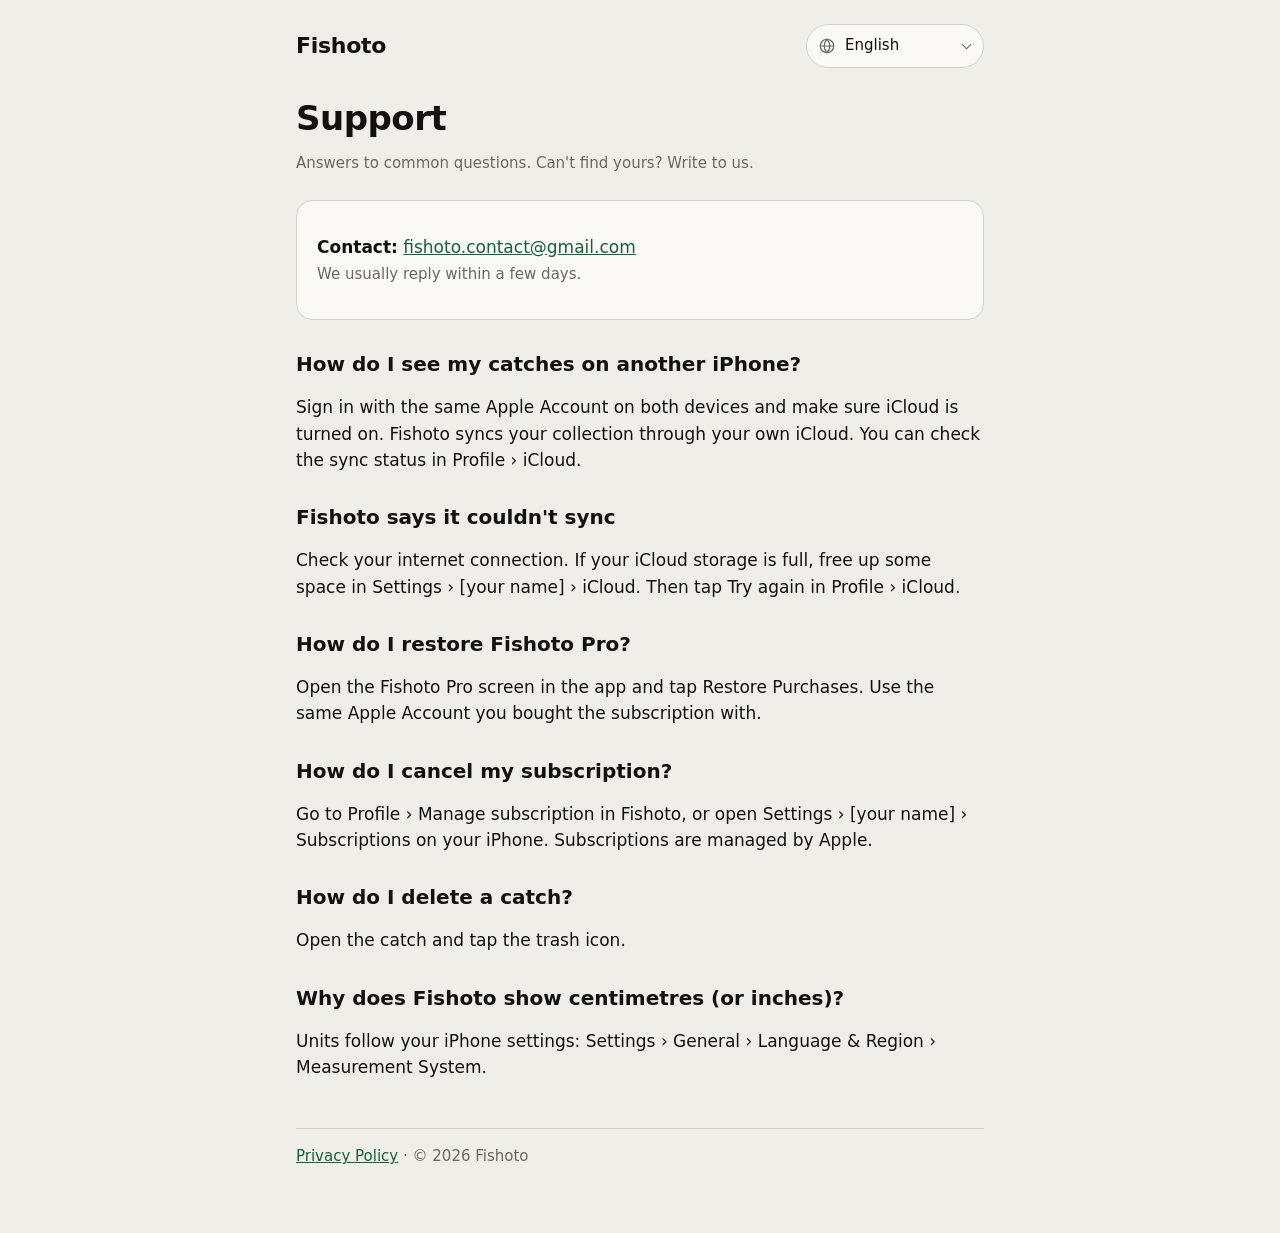
<file: support/index.html>
<!doctype html>
<html lang="en" data-title-en="Support · Fishoto" data-title-pl="Pomoc · Fishoto" data-title-de="Support · Fishoto" data-title-sv="Support · Fishoto" data-title-nb="Kundestøtte · Fishoto" data-title-da="Support · Fishoto" data-title-fi="Tuki · Fishoto" data-title-ru="Поддержка · Fishoto">
<head>
<meta charset="utf-8">
<meta name="viewport" content="width=device-width, initial-scale=1">
<title>Support · Fishoto</title>
<link rel="stylesheet" href="../style.css">
<script src="../lang.js"></script>
</head>
<body>
<main>
  <header class="top">
    <a class="brand" href="../">Fishoto</a>
    <label class="lang" hidden>
      <svg aria-hidden="true" viewBox="0 0 24 24" width="18" height="18" fill="none" stroke="currentColor" stroke-width="1.6"><circle cx="12" cy="12" r="9"/><path d="M3 12h18M12 3c2.5 2.7 3.8 5.7 3.8 9s-1.3 6.3-3.8 9c-2.5-2.7-3.8-5.7-3.8-9s1.3-6.3 3.8-9z"/></svg>
      <select aria-label="Language"></select>
    </label>
  </header>

  <article data-lang="en">
    <h1>Support</h1>
    <p class="muted">Answers to common questions. Can't find yours? Write to us.</p>

    <div class="card">
      <p><strong>Contact:</strong> <a href="mailto:fishoto.contact@gmail.com">fishoto.contact@gmail.com</a><br><span class="muted">We usually reply within a few days.</span></p>
    </div>

    <h2>How do I see my catches on another iPhone?</h2>
    <p>Sign in with the same Apple Account on both devices and make sure iCloud is turned on. Fishoto syncs your collection through your own iCloud. You can check the sync status in Profile › iCloud.</p>

    <h2>Fishoto says it couldn't sync</h2>
    <p>Check your internet connection. If your iCloud storage is full, free up some space in Settings › [your name] › iCloud. Then tap Try again in Profile › iCloud.</p>

    <h2>How do I restore Fishoto Pro?</h2>
    <p>Open the Fishoto Pro screen in the app and tap Restore Purchases. Use the same Apple Account you bought the subscription with.</p>

    <h2>How do I cancel my subscription?</h2>
    <p>Go to Profile › Manage subscription in Fishoto, or open Settings › [your name] › Subscriptions on your iPhone. Subscriptions are managed by Apple.</p>

    <h2>How do I delete a catch?</h2>
    <p>Open the catch and tap the trash icon.</p>

    <h2>Why does Fishoto show centimetres (or inches)?</h2>
    <p>Units follow your iPhone settings: Settings › General › Language &amp; Region › Measurement System.</p>

    <footer><a href="../privacy/">Privacy Policy</a> · © 2026 Fishoto</footer>
  </article>

  <article data-lang="pl" lang="pl">
    <h1>Pomoc</h1>
    <p class="muted">Odpowiedzi na najczęstsze pytania. Nie ma tu Twojego? Napisz do nas.</p>

    <div class="card">
      <p><strong>Kontakt:</strong> <a href="mailto:fishoto.contact@gmail.com">fishoto.contact@gmail.com</a><br><span class="muted">Zwykle odpowiadamy w ciągu kilku dni.</span></p>
    </div>

    <h2>Jak zobaczyć połowy na innym iPhonie?</h2>
    <p>Zaloguj się na obu urządzeniach tym samym kontem Apple i upewnij się, że iCloud jest włączony. Fishoto synchronizuje kolekcję przez Twoje iCloud. Stan synchronizacji sprawdzisz w Profil › iCloud.</p>

    <h2>Fishoto pokazuje, że nie udało się zsynchronizować</h2>
    <p>Sprawdź połączenie z internetem. Jeśli pamięć iCloud jest pełna, zwolnij miejsce w Ustawienia › [Twoje imię] › iCloud. Potem stuknij Ponów w Profil › iCloud.</p>

    <h2>Jak przywrócić Fishoto Pro?</h2>
    <p>Otwórz w aplikacji ekran Fishoto Pro i stuknij przycisk przywracania zakupów. Użyj tego samego konta Apple, na którym subskrypcja została kupiona.</p>

    <h2>Jak anulować subskrypcję?</h2>
    <p>Wejdź w Fishoto w Profil › Zarządzaj subskrypcją albo w iPhonie w Ustawienia › [Twoje imię] › Subskrypcje. Subskrypcjami zarządza Apple.</p>

    <h2>Jak usunąć połów?</h2>
    <p>Otwórz połów i stuknij ikonę kosza.</p>

    <h2>Dlaczego Fishoto pokazuje centymetry (albo cale)?</h2>
    <p>Jednostki są zgodne z ustawieniami iPhone'a: Ustawienia › Ogólne › Język i region › System miar.</p>

    <footer><a href="../privacy/">Polityka prywatności</a> · © 2026 Fishoto</footer>
  </article>

  <article data-lang="de" lang="de">
    <h1>Support</h1>
    <p class="muted">Antworten auf häufige Fragen. Deine ist nicht dabei? Schreib uns.</p>

    <div class="card">
      <p><strong>Kontakt:</strong> <a href="mailto:fishoto.contact@gmail.com">fishoto.contact@gmail.com</a><br><span class="muted">Wir antworten meist innerhalb weniger Tage.</span></p>
    </div>

    <h2>Wie sehe ich meine Fänge auf einem anderen iPhone?</h2>
    <p>Melde dich auf beiden Geräten mit demselben Apple Account an und achte darauf, dass iCloud aktiviert ist. Fishoto synchronisiert deine Sammlung über dein eigenes iCloud. Den Status siehst du unter Profil › iCloud.</p>

    <h2>Fishoto meldet, dass die Synchronisierung fehlgeschlagen ist</h2>
    <p>Prüfe deine Internetverbindung. Wenn dein iCloud-Speicher voll ist, gib unter Einstellungen › [dein Name] › iCloud Speicher frei. Tippe dann unter Profil › iCloud auf „Erneut versuchen“.</p>

    <h2>Wie stelle ich Fishoto Pro wieder her?</h2>
    <p>Öffne in der App den Bildschirm Fishoto Pro und tippe auf „Käufe wiederherstellen“. Verwende denselben Apple Account, mit dem du das Abo abgeschlossen hast.</p>

    <h2>Wie kündige ich mein Abo?</h2>
    <p>Öffne in Fishoto Profil › Abo verwalten oder auf dem iPhone Einstellungen › [dein Name] › Abonnements. Abos werden von Apple verwaltet.</p>

    <h2>Wie lösche ich einen Fang?</h2>
    <p>Öffne den Fang und tippe auf das Papierkorbsymbol.</p>

    <h2>Warum zeigt Fishoto Zentimeter (oder Zoll) an?</h2>
    <p>Die Einheiten folgen den Einstellungen deines iPhone: Einstellungen › Allgemein › Sprache &amp; Region › Maßsystem.</p>

    <footer><a href="../privacy/">Datenschutzerklärung</a> · © 2026 Fishoto</footer>
  </article>

  <article data-lang="sv" lang="sv">
    <h1>Support</h1>
    <p class="muted">Svar på vanliga frågor. Hittar du inte din? Skriv till oss.</p>

    <div class="card">
      <p><strong>Kontakt:</strong> <a href="mailto:fishoto.contact@gmail.com">fishoto.contact@gmail.com</a><br><span class="muted">Vi svarar oftast inom några dagar.</span></p>
    </div>

    <h2>Hur ser jag mina fångster på en annan iPhone?</h2>
    <p>Logga in med samma Apple-konto på båda enheterna och se till att iCloud är aktiverat. Fishoto synkar din samling via ditt eget iCloud. Status ser du under Profil › iCloud.</p>

    <h2>Fishoto säger att synkningen misslyckades</h2>
    <p>Kontrollera internetanslutningen. Om ditt iCloud-lagringsutrymme är fullt kan du frigöra utrymme under Inställningar › [ditt namn] › iCloud. Tryck sedan på ”Försök igen” under Profil › iCloud.</p>

    <h2>Hur återställer jag Fishoto Pro?</h2>
    <p>Öppna skärmen Fishoto Pro i appen och tryck på ”Återställ köp”. Använd samma Apple-konto som du tecknade prenumerationen med.</p>

    <h2>Hur säger jag upp min prenumeration?</h2>
    <p>Öppna Profil › Hantera prenumeration i Fishoto, eller Inställningar › [ditt namn] › Prenumerationer på iPhone. Prenumerationer hanteras av Apple.</p>

    <h2>Hur raderar jag en fångst?</h2>
    <p>Öppna fångsten och tryck på papperskorgssymbolen.</p>

    <h2>Varför visar Fishoto centimeter (eller tum)?</h2>
    <p>Enheterna följer inställningarna på din iPhone: Inställningar › Allmänt › Språk och region › Måttsystem.</p>

    <footer><a href="../privacy/">Integritetspolicy</a> · © 2026 Fishoto</footer>
  
  </article>

  <article data-lang="nb" lang="nb">
    <h1>Kundestøtte</h1>
    <p class="muted">Svar på vanlige spørsmål. Finner du ikke ditt? Skriv til oss.</p>

    <div class="card">
      <p><strong>Kontakt:</strong> <a href="mailto:fishoto.contact@gmail.com">fishoto.contact@gmail.com</a><br><span class="muted">Vi svarer vanligvis i løpet av noen dager.</span></p>
    </div>

    <h2>Hvordan ser jeg fangstene mine på en annen iPhone?</h2>
    <p>Logg på med samme Apple-konto på begge enhetene og sørg for at iCloud er slått på. Fishoto synkroniserer samlingen din via din egen iCloud. Du kan sjekke synkroniseringsstatusen under Profil › iCloud.</p>

    <h2>Fishoto sier at synkroniseringen mislyktes</h2>
    <p>Sjekk internettforbindelsen. Hvis iCloud-lagringen din er full, frigjør litt plass i Innstillinger › [navnet ditt] › iCloud. Trykk deretter på Prøv igjen under Profil › iCloud.</p>

    <h2>Hvordan gjenoppretter jeg Fishoto Pro?</h2>
    <p>Åpne Fishoto Pro-skjermen i appen og trykk på Gjenopprett kjøp. Bruk samme Apple-konto som du kjøpte abonnementet med.</p>

    <h2>Hvordan sier jeg opp abonnementet?</h2>
    <p>Gå til Profil › Administrer abonnement i Fishoto, eller åpne Innstillinger › [navnet ditt] › Abonnementer på iPhonen. Abonnementer administreres av Apple.</p>

    <h2>Hvordan sletter jeg en fangst?</h2>
    <p>Åpne fangsten og trykk på søppelbøtteikonet.</p>

    <h2>Hvorfor viser Fishoto centimeter (eller tommer)?</h2>
    <p>Enhetene følger innstillingene på iPhonen: Innstillinger › Generelt › Språk og region › Målesystem.</p>

    <footer><a href="../privacy/">Personvernerklæring</a> · © 2026 Fishoto</footer>
  </article>

  <article data-lang="da" lang="da">
    <h1>Support</h1>
    <p class="muted">Svar på almindelige spørgsmål. Er dit ikke med? Skriv til os.</p>

    <div class="card">
      <p><strong>Kontakt:</strong> <a href="mailto:fishoto.contact@gmail.com">fishoto.contact@gmail.com</a><br><span class="muted">Vi svarer som regel inden for få dage.</span></p>
    </div>

    <h2>Hvordan ser jeg mine fangster på en anden iPhone?</h2>
    <p>Log ind med den samme Apple-konto på begge enheder, og sørg for, at iCloud er slået til. Fishoto synkroniserer din samling via din egen iCloud. Du kan se status under Profil › iCloud.</p>

    <h2>Fishoto siger, at synkroniseringen mislykkedes</h2>
    <p>Tjek din internetforbindelse. Hvis din iCloud-lagerplads er fuld, så frigør plads under Indstillinger › [dit navn] › iCloud. Tryk derefter på “Prøv igen” under Profil › iCloud.</p>

    <h2>Hvordan gendanner jeg Fishoto Pro?</h2>
    <p>Åbn skærmen Fishoto Pro i appen, og tryk på “Gendan køb”. Brug den samme Apple-konto, som du tegnede abonnementet med.</p>

    <h2>Hvordan opsiger jeg mit abonnement?</h2>
    <p>Åbn Profil › Administrér abonnement i Fishoto eller Indstillinger › [dit navn] › Abonnementer på din iPhone. Abonnementer administreres af Apple.</p>

    <h2>Hvordan sletter jeg en fangst?</h2>
    <p>Åbn fangsten, og tryk på skraldespandsikonet.</p>

    <h2>Hvorfor viser Fishoto centimeter (eller tommer)?</h2>
    <p>Enhederne følger indstillingerne på din iPhone: Indstillinger › Generelt › Sprog &amp; område › Målesystem.</p>

    <footer><a href="../privacy/">Privatlivspolitik</a> · © 2026 Fishoto</footer>
  
  </article>

  <article data-lang="fi" lang="fi">
    <h1>Tuki</h1>
    <p class="muted">Vastauksia yleisiin kysymyksiin. Eikö omaasi löydy? Kirjoita meille.</p>

    <div class="card">
      <p><strong>Yhteystiedot:</strong> <a href="mailto:fishoto.contact@gmail.com">fishoto.contact@gmail.com</a><br><span class="muted">Vastaamme yleensä muutaman päivän kuluessa.</span></p>
    </div>

    <h2>Miten näen saaliini toisella iPhonella?</h2>
    <p>Kirjaudu molemmissa laitteissa samalla Apple-tilillä ja varmista, että iCloud on käytössä. Fishoto synkronoi kokoelmasi oman iCloudisi kautta. Tilan näet kohdassa Profiili › iCloud.</p>

    <h2>Fishoto ilmoittaa, että synkronointi epäonnistui</h2>
    <p>Tarkista internetyhteys. Jos iCloud-tallennustilasi on täynnä, vapauta tilaa kohdassa Asetukset › [nimesi] › iCloud. Napauta sitten kohdassa Profiili › iCloud ”Yritä uudelleen”.</p>

    <h2>Miten palautan Fishoto Pron?</h2>
    <p>Avaa sovelluksessa Fishoto Pro -näkymä ja napauta ”Palauta ostot”. Käytä samaa Apple-tiliä, jolla teit tilauksen.</p>

    <h2>Miten peruutan tilaukseni?</h2>
    <p>Avaa Fishotossa Profiili › Hallitse tilausta tai iPhonessa Asetukset › [nimesi] › Tilaukset. Tilauksia hallinnoi Apple.</p>

    <h2>Miten poistan saaliin?</h2>
    <p>Avaa saalis ja napauta roskakorikuvaketta.</p>

    <h2>Miksi Fishoto näyttää senttimetrejä (tai tuumia)?</h2>
    <p>Yksiköt seuraavat iPhonesi asetuksia: Asetukset › Yleiset › Kieli ja alue › Mittajärjestelmä.</p>

    <footer><a href="../privacy/">Tietosuoja&shy;käytäntö</a> · © 2026 Fishoto</footer>
  
  </article>

  <article data-lang="ru" lang="ru">
    <h1>Поддержка</h1>
    <p class="muted">Ответы на частые вопросы. Не нашёл свой? Напиши нам.</p>

    <div class="card">
      <p><strong>Контакт:</strong> <a href="mailto:fishoto.contact@gmail.com">fishoto.contact@gmail.com</a><br><span class="muted">Обычно отвечаем в течение нескольких дней.</span></p>
    </div>

    <h2>Как увидеть уловы на другом iPhone?</h2>
    <p>Войди в один и тот же Apple Account на обоих устройствах и убедись, что iCloud включён. Fishoto синхронизирует коллекцию через твой собственный iCloud. Статус смотри в разделе Профиль › iCloud.</p>

    <h2>Fishoto пишет, что синхронизация не удалась</h2>
    <p>Проверь подключение к интернету. Если хранилище iCloud заполнено, освободи место в Настройках › [твоё имя] › iCloud. Затем нажми «Повторить» в разделе Профиль › iCloud.</p>

    <h2>Как восстановить Fishoto Pro?</h2>
    <p>Открой в приложении экран Fishoto Pro и нажми «Восстановить покупки». Используй тот же Apple Account, с которого оформлял подписку.</p>

    <h2>Как отменить подписку?</h2>
    <p>Открой Профиль › Управлять подпиской в Fishoto или Настройки › [твоё имя] › Подписки на iPhone. Подписками управляет Apple.</p>

    <h2>Как удалить улов?</h2>
    <p>Открой улов и нажми значок корзины.</p>

    <h2>Почему Fishoto показывает сантиметры (или дюймы)?</h2>
    <p>Единицы следуют настройкам iPhone: Настройки › Основные › Язык и регион › Система мер.</p>

    <footer><a href="../privacy/">Политика конфиденциальности</a> · © 2026 Fishoto</footer>
  
  </article>
</main>
</body>
</html>
</file>
<file: style.css>
:root {
  --base: #F0EEE9;
  --elevated: #FAF9F6;
  --separator: #D6D2CA;
  --primary: #111111;
  --secondary: #6B6862;
  --accent: #17603A;
  color-scheme: light dark;
}

@media (prefers-color-scheme: dark) {
  :root {
    --base: #121211;
    --elevated: #1C1B19;
    --separator: #34322E;
    --primary: #F0EEE9;
    --secondary: #A3A09A;
    --accent: #5CC98A;
  }
}

* { box-sizing: border-box; }

body {
  margin: 0;
  background: var(--base);
  color: var(--primary);
  font: 17px/1.55 -apple-system, BlinkMacSystemFont, "Segoe UI", system-ui, sans-serif;
  -webkit-text-size-adjust: 100%;
}

main {
  max-width: 720px;
  margin: 0 auto;
  padding: 24px 16px 64px;
}

header.top {
  display: flex;
  align-items: center;
  justify-content: space-between;
  gap: 16px;
  margin-bottom: 32px;
}

.brand {
  font-family: "Avenir Next", "Avenir", -apple-system, system-ui, sans-serif;
  font-weight: 700;
  font-size: 22px;
  letter-spacing: -0.3px;
  color: var(--primary);
  text-decoration: none;
}

.lang {
  position: relative;
  display: inline-flex;
  align-items: center;
  color: var(--secondary);
}

.lang[hidden] { display: none; }

.lang svg {
  position: absolute;
  left: 12px;
  pointer-events: none;
}

.lang::after {
  content: "";
  position: absolute;
  right: 14px;
  width: 6px;
  height: 6px;
  border-right: 1.6px solid currentColor;
  border-bottom: 1.6px solid currentColor;
  transform: translateY(-2px) rotate(45deg);
  pointer-events: none;
}

.lang select {
  appearance: none;
  -webkit-appearance: none;
  min-height: 44px;
  padding: 0 34px 0 38px;
  border: 1px solid var(--separator);
  border-radius: 999px;
  background: var(--elevated);
  color: var(--primary);
  font: inherit;
  font-size: 15px;
  cursor: pointer;
}

.lang select:focus-visible {
  outline: 2px solid var(--accent);
  outline-offset: 2px;
}

html:not(.js) [data-lang]:not([data-lang="en"]) { display: none; }

h1 {
  font-family: "Avenir Next", "Avenir", -apple-system, system-ui, sans-serif;
  font-weight: 800;
  font-size: 34px;
  line-height: 1.1;
  letter-spacing: -0.5px;
  margin: 0 0 8px;
  overflow-wrap: break-word;
}

.hero {
  margin-bottom: 48px;
}

.hero .icon {
  display: block;
  width: 96px;
  height: 96px;
  margin-bottom: 20px;
}

.lead {
  font-size: 19px;
  color: var(--secondary);
  margin: 12px 0 24px;
}

.badge {
  display: inline-block;
  line-height: 0;
}

.badge img {
  width: 160px;
  height: auto;
}

.features {
  display: grid;
  gap: 56px;
  margin: 0 0 48px;
}

.feature {
  display: grid;
  gap: 20px;
  align-items: center;
}

.feature img {
  display: block;
  width: min(72%, 280px);
  height: auto;
  margin: 0 auto;
  border-radius: 28px;
  border: 1px solid var(--separator);
  box-shadow: 0 12px 32px rgba(0, 0, 0, 0.12);
}

.feature h2 {
  margin-top: 0;
}

.feature p {
  margin: 0;
}

@media (min-width: 640px) {
  .feature {
    grid-template-columns: 260px 1fr;
    gap: 40px;
  }

  .feature img {
    width: 100%;
  }

  .feature:nth-child(even) {
    grid-template-columns: 1fr 260px;
  }

  .feature:nth-child(even) img {
    order: 2;
  }
}

h2 {
  font-size: 20px;
  line-height: 1.25;
  margin: 32px 0 8px;
}

p, li { color: var(--primary); }

.muted { color: var(--secondary); font-size: 15px; }

a { color: var(--accent); }

.card {
  background: var(--elevated);
  border: 1px solid var(--separator);
  border-radius: 16px;
  padding: 16px 20px;
  margin: 24px 0;
}

.links {
  display: flex;
  flex-wrap: wrap;
  gap: 12px;
  margin-top: 24px;
}

.links a {
  display: inline-block;
  padding: 12px 20px;
  border-radius: 999px;
  background: var(--primary);
  color: var(--base);
  text-decoration: none;
  font-weight: 600;
}

footer {
  margin-top: 48px;
  padding-top: 16px;
  border-top: 1px solid var(--separator);
  font-size: 15px;
  color: var(--secondary);
}
</file>
